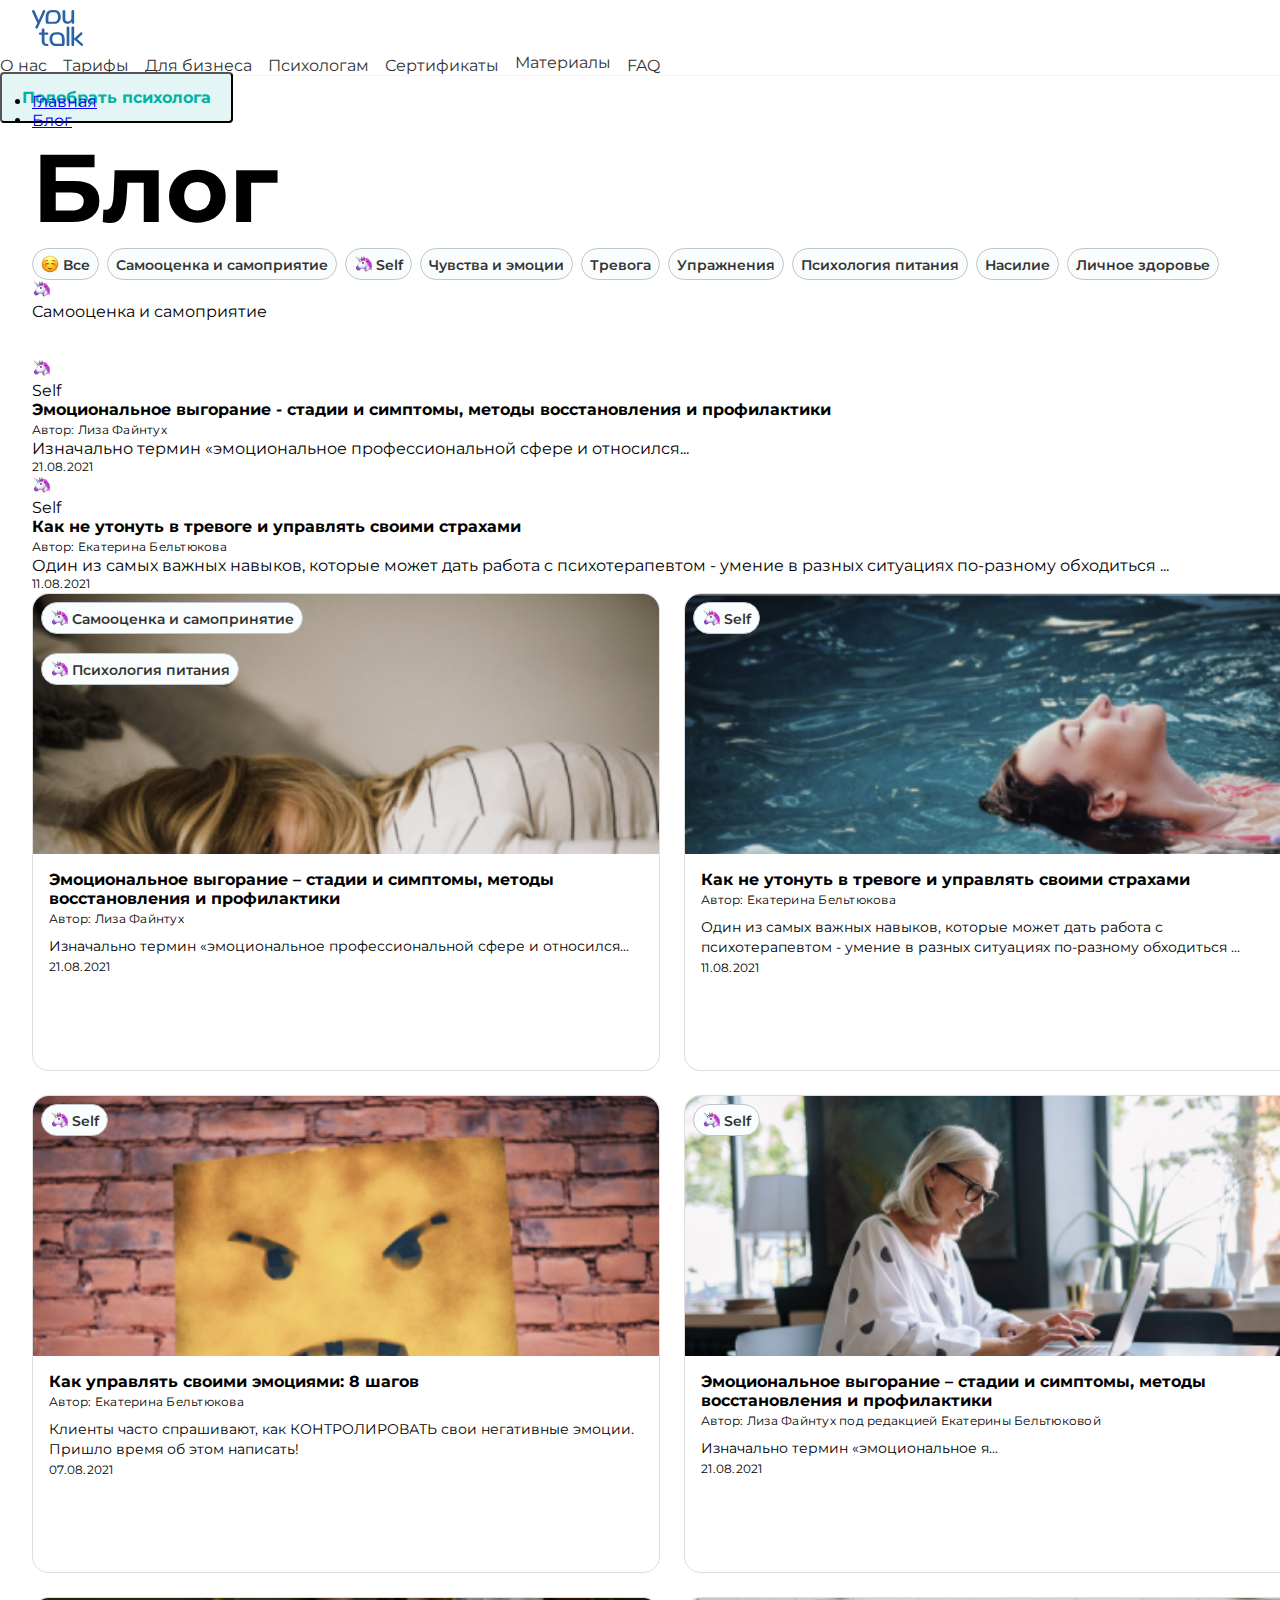
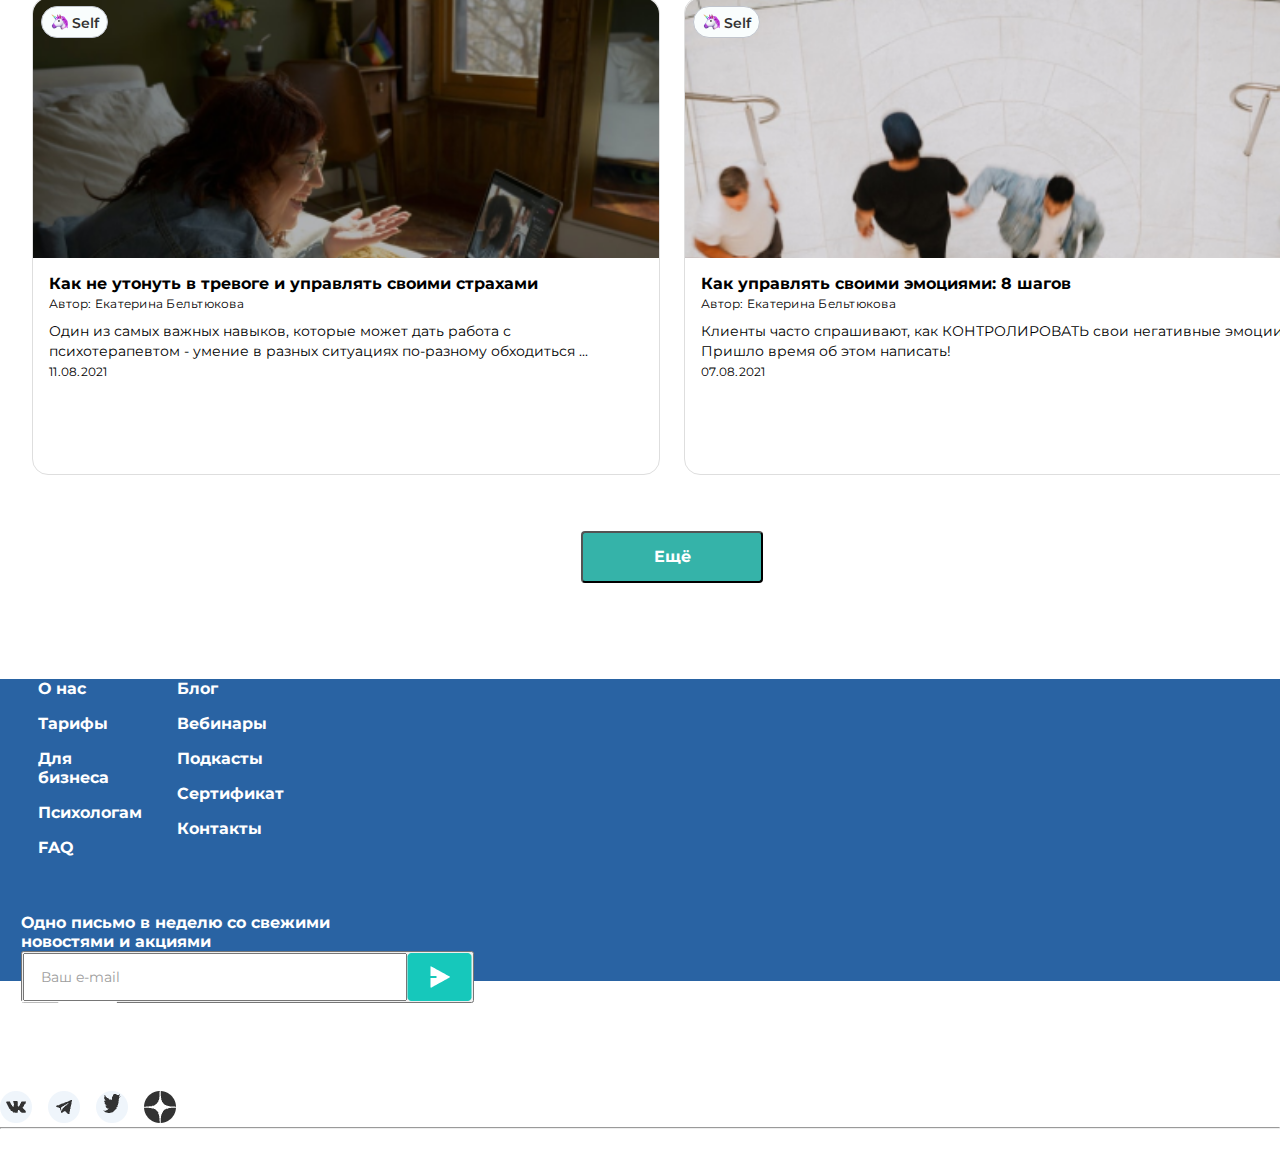
<file: index.html>
<!DOCTYPE html>
<html lang="en">
<head>
    <meta charset="UTF-8">
    <meta name="viewport" content="width=device-width, initial-scale=1.0">
    <title>YouTalk</title>
    <link rel="stylesheet" href="css/YouTalk.css">
</head>
<body>
   <header class="header">
        <div class="header__wrap-container">
            <div class="header__logo">
                <img src="images/SVG/logo.svg" alt="логотип">
            </div>
            <nav class="header__nav">
                <ul class="header__list">
                    <li class="header__item">
                        <a class="header__link" href="#">О нас</a>
                    </li>
                    <li class="header__item">
                        <a class="header__link" href="#">Тарифы</a>
                    </li>
                    <li class="header__item">
                        <a class="header__link" href="#">Для бизнеса</a>
                    </li>
                    <li class="header__item">
                        <a class="header__link" href="#">Психологам</a>
                    </li>
                    <li class="header__item">
                        <a class="header__link" href="#">Сертификаты</a>
                    </li>
                    <li class="header__item_frame">
                        <a class="header__link" href="#">Материалы</a>
                    </li>
                    <li class="header__item">
                        <a class="header__link" href="#">FAQ</a>
                    </li>
                </ul>
            </nav>
            <button class="header__btn">Подобрать психолога</button>
            <button class="header__burger" name="burger-nav">
                <img src="images/SVG/burger.svg" alt="burger-nav">
            </button>
        </div>
   </header>
   <main class="main">
        <section class="main__wrap-container">
            <nav class="main__nav">
                <ul class="main__nav_ul">
                    <li class="main__nav_li">
                        <a class="breadcrumb" href="#">Главная</a>
                    </li>
                    <li class="main__nav_li">
                        <a class="breadcrumb" href="#">Блог</a>
                    </li>
                </ul>       
            </nav> 
            <section class="main__heading">
                <h1>Блог</h1>
            </section>
            <section class="main__tegs">
                <div class="teg">
                    <img src="images/PNG/smail.png" alt="иконка">
                    <p>Все</p>
                </div>
                <div class="teg">
                    <p>Самооценка и самоприятие</p>
                </div>
                <div class="teg">
                    <img src="images/PNG/smail1.png" alt="иконка">
                    <p>Self</p>
                </div>
                <div class="teg">
                    <p>Чувства и эмоции</p>
                </div>
                <div class="teg">
                    <p>Тревога</p>
                </div>
                <div class="teg">
                    <p>Упражнения</p>
                </div>
                <div class="teg">
                    <p>Психология питания</p>
                </div>
                <div class="teg">
                    <p>Насилие</p>
                </div>
                <div class="teg">
                    <p>Личное здоровье</p>
                </div>
            </section>
            <section class="main__large-cards">
                <div class="main__large-card-one">
                    <div class="main__large-card-one_photo">
                        <div class="teg__large-card">
                            <img src="images/PNG/smail1.png" alt="иконка">
                            <p>Самооценка и самоприятие</p>
                        </div> <br><br>
                        <div class="teg__large-card">
                            <img src="images/PNG/smail1.png" alt="иконка">
                            <p>Self</p>
                        </div>
                    </div>
                    <div class="main__large-card-one_text">
                        <div class="info">
                            <h4>Эмоциональное выгорание - стадии и симптомы, методы
                            восстановления и профилактики
                            </h3>
                            <span class="autor">Автор: Лиза Файнтух</span>
                            <p class="main__large-card-one_p">Изначально термин «эмоциональное 
                            профессиональной сфере и относился...</p>
                        </div>
                        <div class="data"> 
                            <span>21.08.2021</span>
                        </div>
                    </div>
                </div>
                <div class="main__large-card-twoo">
                    <div class="main__large-card-twoo_photo">
                        <div class="teg__large-card">
                            <img src="images/PNG/smail1.png" alt="иконка">
                            <p>Self</p>
                        </div>
                    </div>
                    <div class="main__large-card-twoo_text">
                        <div class="info">
                            <h4>Как не утонуть в тревоге и управлять своими страхами</h3>
                            <span class="autor">Автор: Екатерина Бельтюкова</span>
                            <p class="main__large-card-twoo_p">Один из самых важных навыков, которые может дать работа 
                            с психотерапевтом - умение в разных ситуациях по-разному 
                            обходиться ...
                            </p>
                        </div>
                        <div class="data">
                            <span>11.08.2021</span>
                        </div>
                    </div>
                </div>
            </section>
            <section class="main__cards">
                <div class="main__card_one">
                    <div class="main__card_photo_one">
                        <div class="teg__card">
                            <img src="images/PNG/smail1.png" alt="иконка">
                            <p>Самооценка и самопринятие</p>
                        </div><br><br>
                        <div class="teg__card">
                            <img src="images/PNG/smail1.png" alt="иконка">
                            <p>Психология питания</p>
                        </div>
                    </div>
                    <div class="main__card_text_one">
                        <div class="info">
                            <h4>Эмоциональное выгорание – стадии и симптомы, 
                                методы восстановления и профилактики</h3>
                            <span class="autor">Автор: Лиза Файнтух</span>
                            <p class="main__card_p">Изначально термин «эмоциональное 
                                профессиональной сфере и относился...</p>
                            <div class="data__cards">
                                <span>21.08.2021</span>
                            </div>    
                        </div>
                        
                    </div>
                </div>
                <div class="main__card_twoo">
                    <div class="main__card_photo_twoo">
                        <div class="teg__card">
                            <img src="images/PNG/smail1.png" alt="иконка">
                            <p>Self</p>
                        </div>
                    </div>
                    <div class="main__card_text_twoo">
                        <div class="info">
                            <h4>Как не утонуть в тревоге и управлять своими страхами</h3>
                            <span class="autor">Автор: Екатерина Бельтюкова</span>
                            <p class="main__card_p">Один из самых важных навыков, 
                                которые может дать работа с психотерапевтом - умение в 
                                разных ситуациях по-разному обходиться ...</p>
                            <div class="data__cards">
                                <span>11.08.2021</span>
                            </div>    
                        </div>
                    </div>
                </div>
                <div class="main__card_three">
                    <div class="main__card_photo_three">
                        <div class="teg__card">
                            <img src="images/PNG/smail1.png" alt="иконка">
                            <p>Self</p>
                        </div>
                    </div>
                    <div class="main__card_text_three">
                        <div class="info">
                            <h4>Как управлять своими эмоциями: 8 шагов</h3>
                            <span class="autor">Автор: Екатерина Бельтюкова</span>
                            <p class="main__card_p">Клиенты часто спрашивают, как КОНТРОЛИРОВАТЬ 
                                свои негативные эмоции. Пришло время об этом написать!</p>
                            <div class="data__cards">
                                <span>07.08.2021</span>
                            </div>    
                        </div>
                    </div>
                </div>
                <div class="main__card_four">
                    <div class="main__card_photo_four">
                        <div class="teg__card">
                            <img src="images/PNG/smail1.png" alt="иконка">
                            <p>Self</p>
                        </div>
                    </div>
                    <div class="main__card_text_four">
                        <div class="info">
                            <h4>Эмоциональное выгорание – стадии и симптомы, 
                                методы восстановления и профилактики</h3>
                            <span class="autor">Автор: Лиза Файнтух под редакцией  Екатерины Бельтюковой</span>
                            <p class="main__card_p">Изначально термин «эмоциональное я...</p>
                            <div class="data__cards">
                                <span>21.08.2021</span>
                            </div>
                        </div>
                    </div>
                </div>
                <div class="main__card_five">
                    <div class="main__card_photo_five">
                        <div class="teg__card">
                            <img src="images/PNG/smail1.png" alt="иконка">
                            <p>Self</p>
                        </div>
                    </div>
                    <div class="main__card_text_five">
                        <div class="info">
                            <h4>Как не утонуть в тревоге и управлять своими страхами</h3>
                            <span class="autor">Автор: Екатерина Бельтюкова</span>
                            <p class="main__card_p">Один из самых важных навыков, которые 
                                может дать работа с психотерапевтом - умение в разных 
                                ситуациях по-разному обходиться ...</p>
                            <div class="data__cards">
                                <span>11.08.2021</span>
                            </div>    
                        </div>
                    </div>
                </div>
                <div class="main__card_six">
                    <div class="main__card_photo_six">
                        <div class="teg__card">
                            <img src="images/PNG/smail1.png" alt="иконка">
                            <p>Self</p>
                        </div>
                    </div>
                    <div class="main__card_text_six">
                        <div class="info">
                            <h4>Как управлять своими эмоциями: 8 шагов</h3>
                            <span class="autor">Автор: Екатерина Бельтюкова</span>
                            <p class="main__card_p">Клиенты часто спрашивают, как КОНТРОЛИРОВАТЬ 
                                свои негативные эмоции. Пришло время об этом написать!</p>
                            <div class="data__cards">
                                <span>07.08.2021</span>
                            </div>    
                        </div>
                    </div>
                </div>
            </section>
            <button class="main__btn">Ещё</button>
        </section>
   </main>
   <footer class="footer">
    <section class="footer__container">
        <div class="footer__nav">
            <ul class="footer__left">
                <li class="footer__item">
                    <a class="footer__link" href="#">О нас</a>
                </li>
                <li class="footer__item">
                    <a class="footer__link" href="#">Тарифы</a>
                </li>
                <li class="footer__item">
                    <a class="footer__link" href="#">Для бизнеса</a>
                </li>
                <li class="footer__item">
                    <a class="footer__link" href="#">Психологам</a>
                </li>
                <li class="footer__item">
                    <a class="footer__link" href="#">FAQ</a>
                </li>
            </ul>
            <ul class="footer__right">
                <li class="footer__item">
                    <a class="footer__link" href="#">Блог</a>
                </li>
                <li class="footer__item">
                    <a class="footer__link" href="#">Вебинары</a>
                </li>
                <li class="footer__item">
                    <a class="footer__link" href="#">Подкасты</a>
                </li>
                <li class="footer__item">
                    <a class="footer__link" href="#">Сертификат</a>
                </li>
                <li class="footer__item">
                    <a class="footer__link" href="#">Контакты</a>
                </li>
            </ul>
        </div>
        <div class="footer__feedback">
            <div class="footer__input">
                <h4>Одно письмо в неделю со свежими новостями и акциями</h3>
                <button class="footer__btn">
                    <input class="footer__input" type="text" name="Email" placeholder="Ваш e-mail">
                    <img src="images/PNG/arrow.png" alt="кнопка">
                </button>
            
            <p class="little">
                Подписываясь, я соглашаюсь на обработку персональных данных 
                в соответствии с ФЗ РФ № 152-ФЗ «О персональных данных», 
                а также с Политикой конфиденциальности
            </p>
            </div>
        </div>
        <div class="footer__logos">
            <div class="line__one">
                <img src="images/PNG/Sk.png" alt="иконка">
                <h2>Участник</h2>
            </div>
            <div class="line__twoo">
                <img src="images/PNG/icon.png" alt="иконка">
            </div>
        </div>
    </section>
    <hr class="hr">
    <section class="footer__footer">
        <a class="footer__a" href="#">©Youtalk, 2018 – 2022</a>
        <a class="footer__a" href="#">Юридические документы</a>
        <a class="footer__a" href="#">Способы оплаты</a>
    </section>
   </footer> 
</body>
</html>
</file>
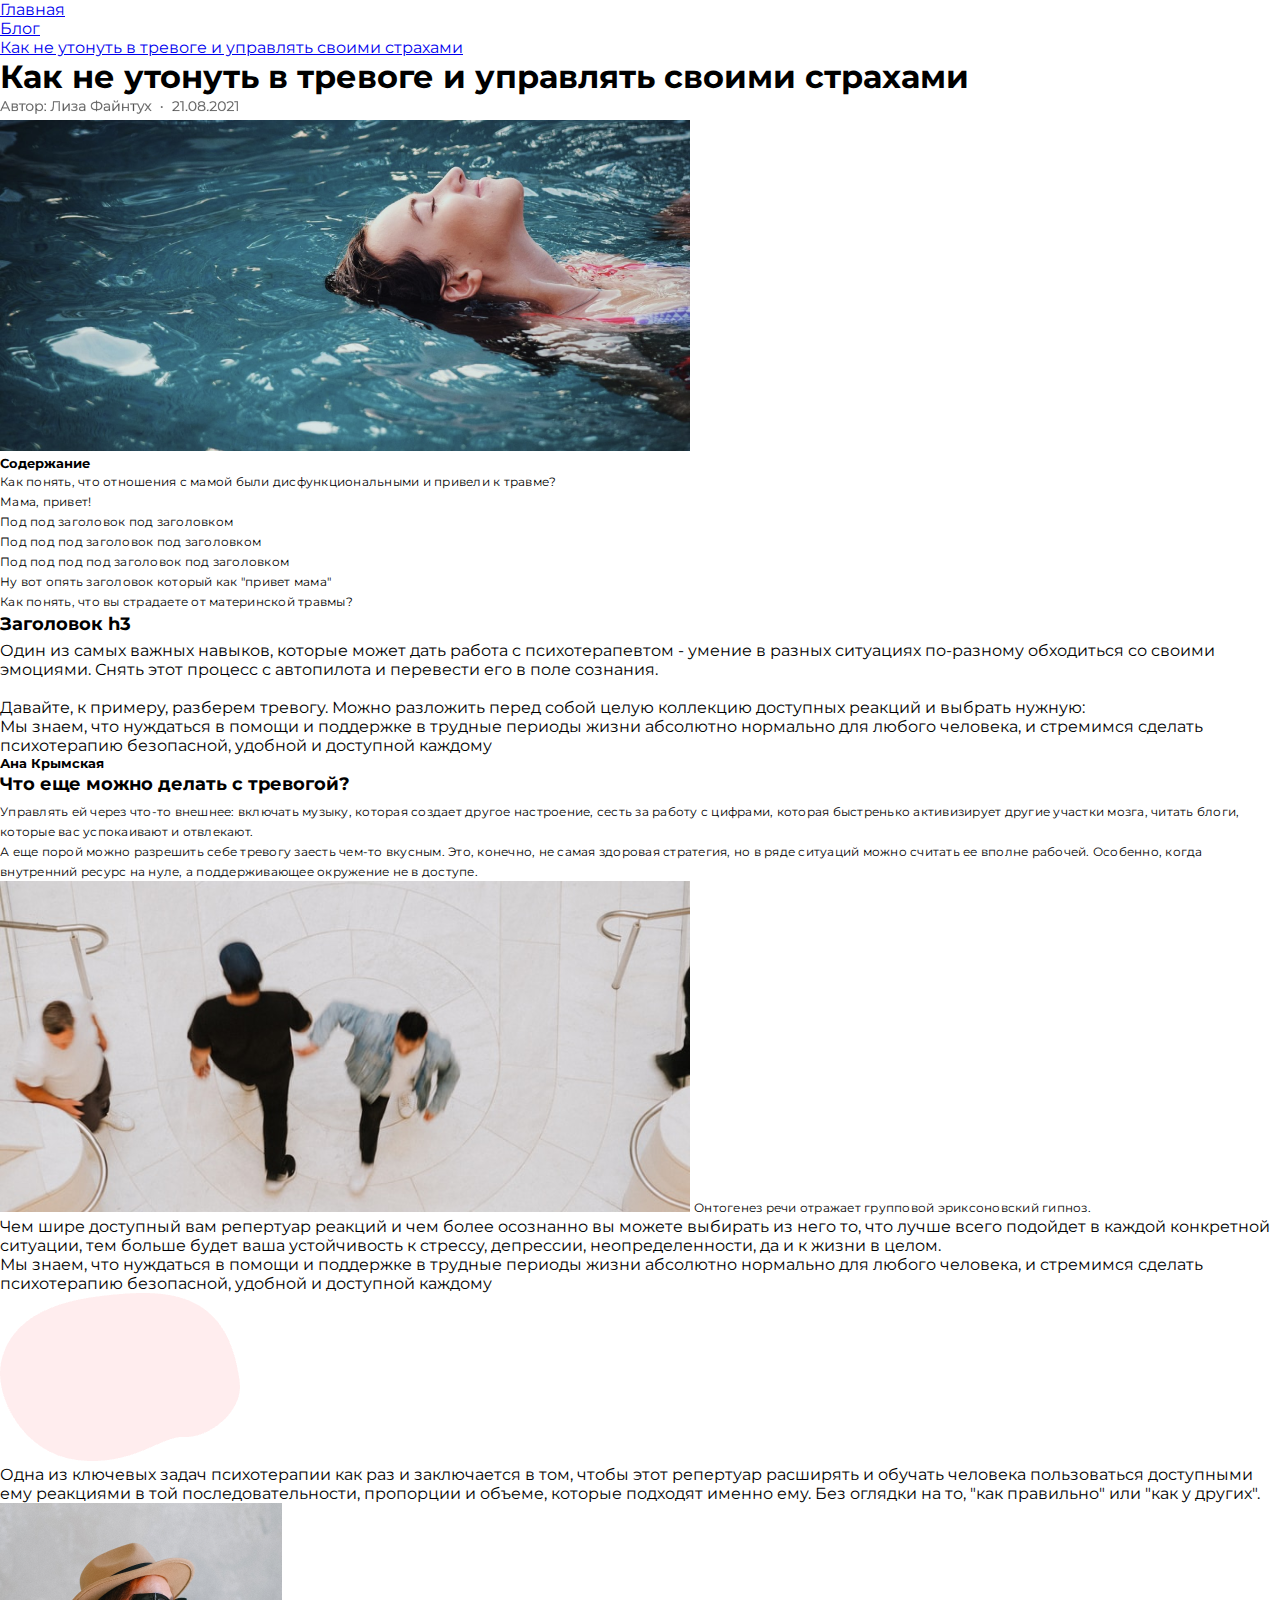
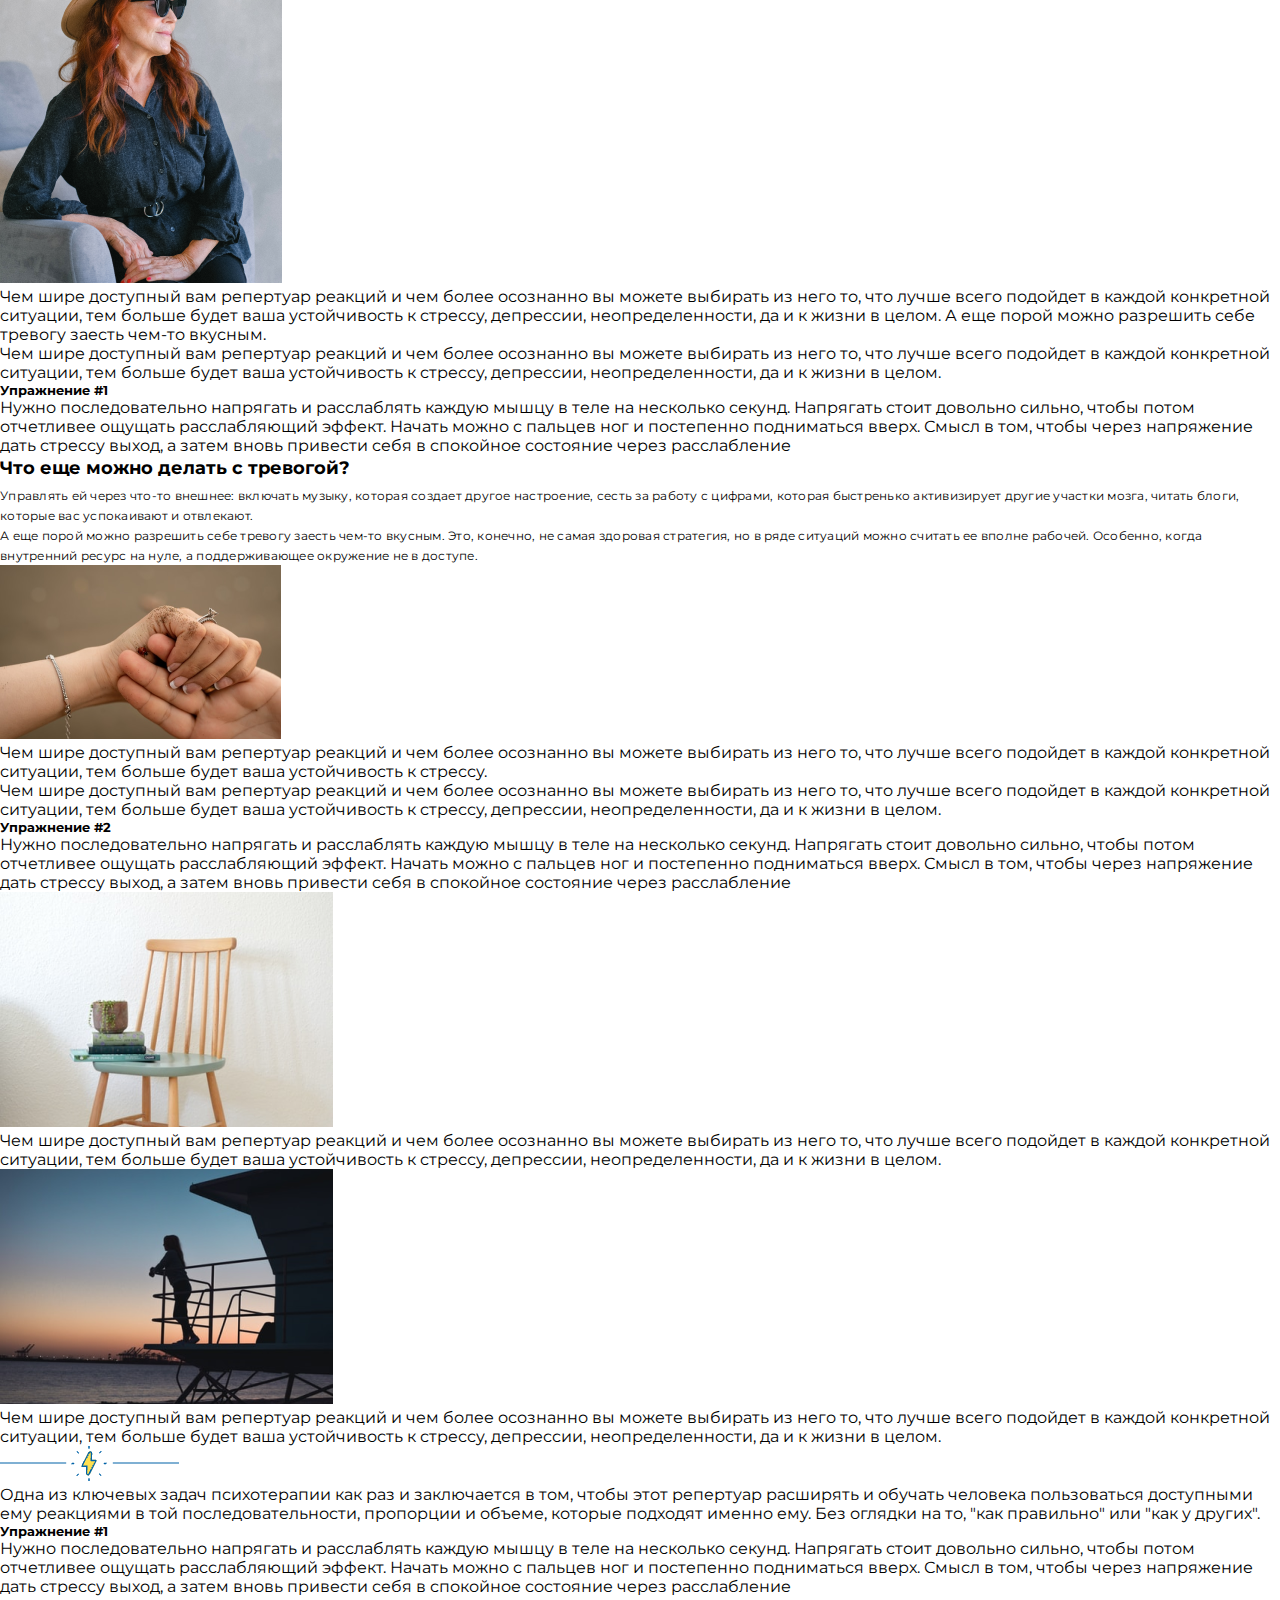
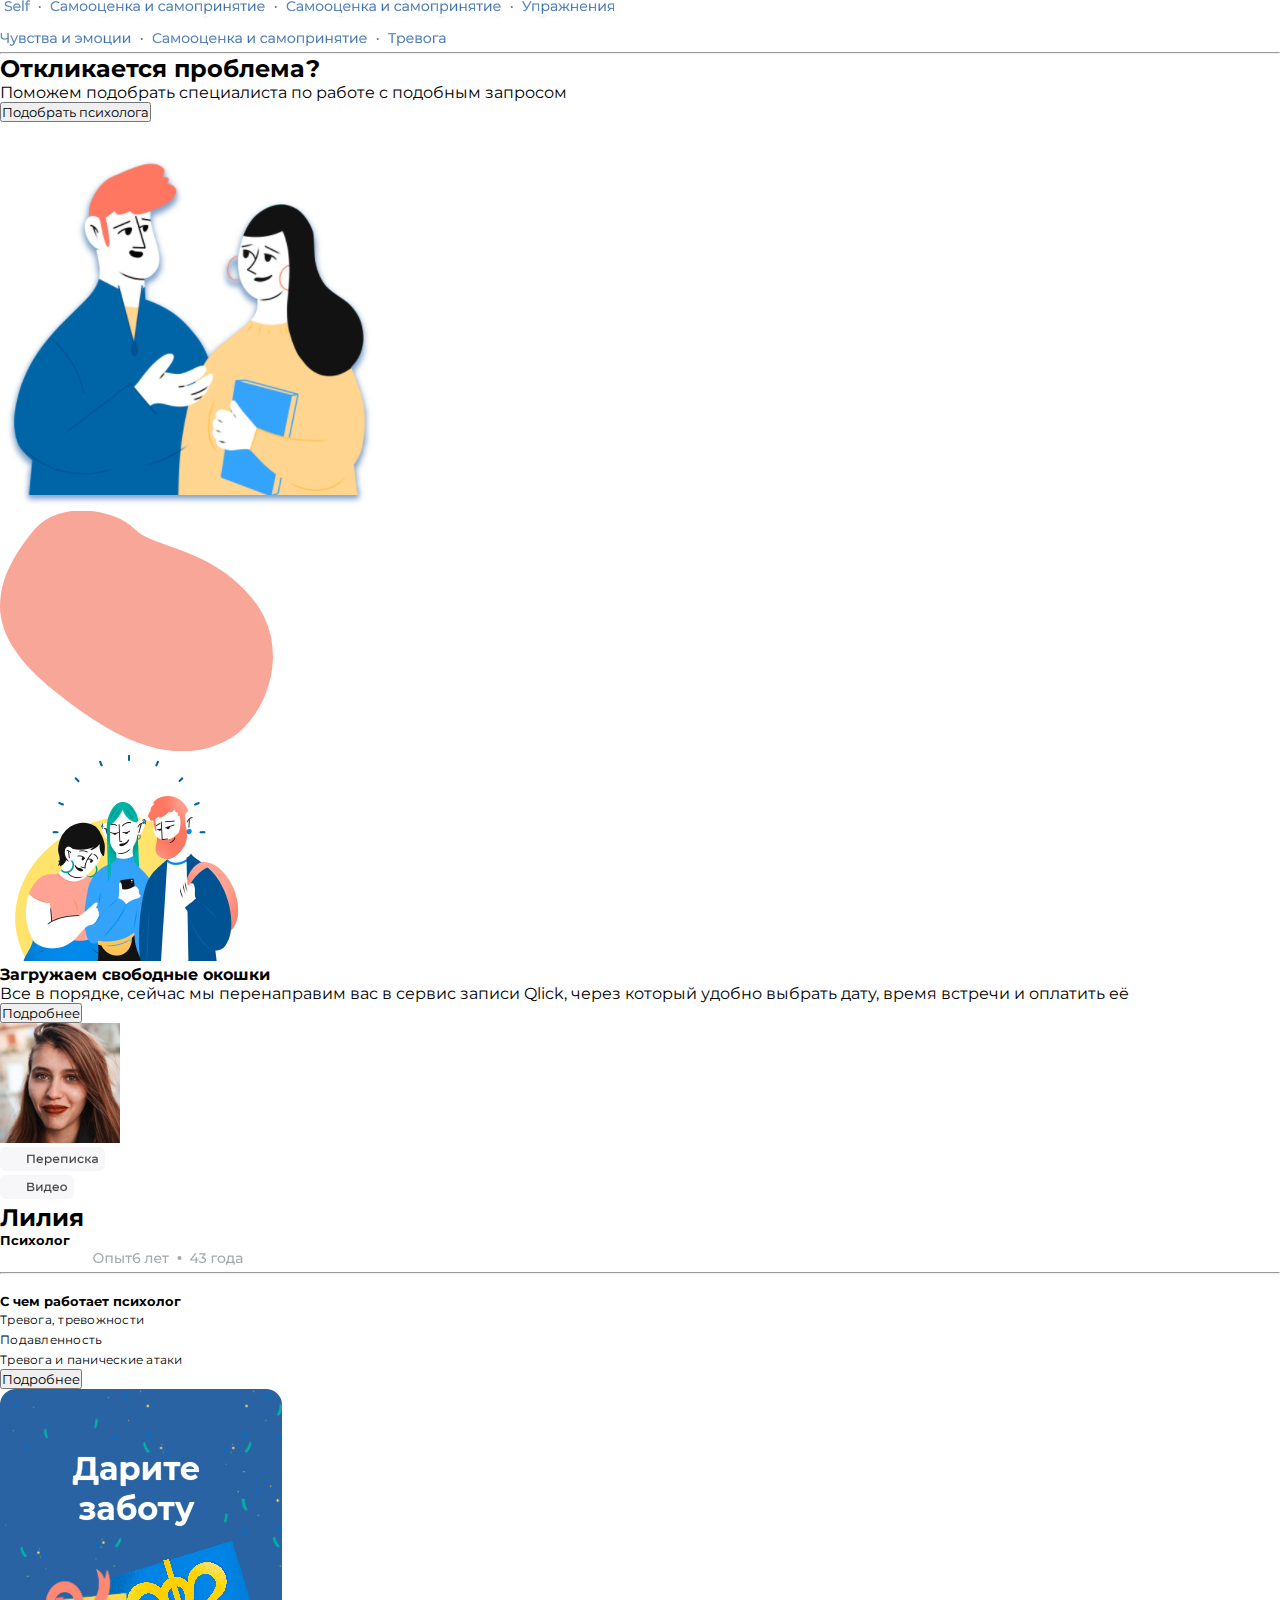
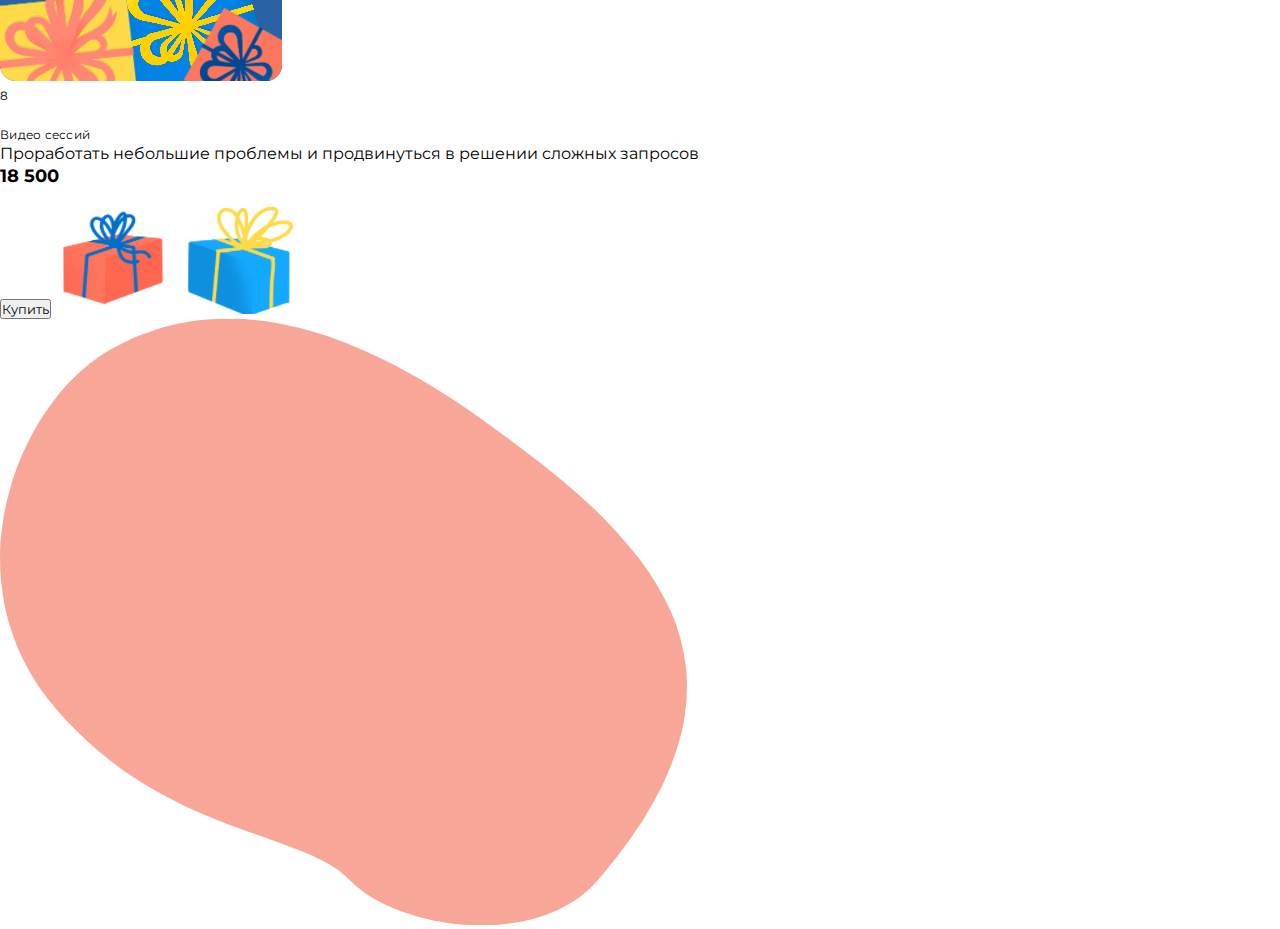
<file: article.html>
<!DOCTYPE html>
<html lang="en">
<head>
    <meta charset="UTF-8">
    <meta name="viewport" content="width=device-width, initial-scale=1.0">
    <title>Article</Article></title>
    <link rel="stylesheet" href="css/YouTalk.css">
</head>
<body>
    <header></header>
    <main class="main-article">
        <article class="article__wrap-container">
            <nav class="main__nav">
                <ul class="main__nav_ul">
                    <li class="main__nav_li">
                        <a class="breadcrumb" href="#">Главная</a>
                    </li>
                    <li class="main__nav_li">
                        <a class="breadcrumb" href="#">Блог</a>
                    </li>
                    <li class="main__nav_li">
                        <a class="breadcrumb" href="#">Как не утонуть в тревоге и управлять своими страхами</a>
                    </li>
                </ul>
            </nav>
            <section class="article__heading">
                <h1>Как не утонуть в тревоге и управлять своими страхами</h1>
            </section>
            <section class="article__autor">
                    <img src="images/PNG/автор.png" alt="автор">
            </section>
            <section class="article__hero">        
                <img class="article__hero_img" src="images/PNG/hero.png" alt="photo">
                
                <div class="article__nav">
                <h5>Содержание</h5>
                <ul class="article__nav_ul">
                    <li class="article__nav_li"><span class="article__span">Как понять, что отношения с мамой были 
                        дисфункциональными и привели к травме?</span></li>
                    <li class="article__nav_li"><span class="article__span">Мама, привет!</span>
                        <ul>
                            <li class="under__nav"><span class="article__span">Под под заголовок под заголовком</span>
                                <ul>
                                    <li class="under__ul"><span class="article__span">Под под под заголовок под заголовком</span>
                                        <ul>
                                            <li class="under__li"><span class="article__span">Под под под под заголовок под заголовком</span></li>
                                        </ul>
                                    </li>
                                </ul>
                            </li>
                        </ul>
                    </li>
                    <li class="article__nav_li">
                        <span class="article__span">Ну вот опять заголовок который как "привет мама"</span>
                    </li>
                    <li class="article__nav_li">
                        <span class="article__span">Как понять, что вы страдаете от материнской травмы?</span>
                    </li>
                </ul>
                </div>
            </section>
            <section class="article__content">
                <h3>Заголовок h3</h3>
                <p class="article__content_p">
                    Один из самых важных навыков, которые может дать 
                    работа с психотерапевтом - умение в разных ситуациях 
                    по-разному обходиться со своими эмоциями.  Снять этот 
                    процесс с автопилота и перевести его в поле сознания. <br><br>
                    Давайте, к примеру, разберем тревогу. Можно разложить 
                    перед собой целую коллекцию доступных реакций и выбрать 
                    нужную:
                </p>
                <div class="content">
                    <div class="content__quote_one">
                        <p class="quote__one">Мы знаем, что нуждаться в помощи и 
                            поддержке в трудные периоды жизни абсолютно 
                            нормально для любого человека, и стремимся сделать 
                            психотерапию безопасной, удобной и доступной каждому
                        </p>
                        <h5>Ана Крымская</h5>
                    </div>
                </div>
            </section>
            <section class="article__content">
                <h3>Что еще можно делать с тревогой?</h3>
                <ul class="content__ul">
                    <li class="content__li">
                        <span class="article__span">Управлять ей через 
                        что-то внешнее: включать музыку, которая создает другое 
                        настроение, сесть за работу с цифрами, которая быстренько 
                        активизирует другие участки мозга, читать блоги, которые 
                        вас успокаивают и отвлекают.</span>
                    </li>
                    <li class="content__li">
                        <span class="article__span">А еще порой можно разрешить себе 
                            тревогу заесть чем-то вкусным. Это, конечно, не самая 
                            здоровая стратегия, но в ряде ситуаций можно считать 
                            ее вполне рабочей. Особенно, когда внутренний ресурс 
                            на нуле, а поддерживающее окружение не в доступе.</span>
                    </li>
                </ul>
                <div class="article__content_imeg">
                    <img class="imeg__signature" src="images/PNG/hero1.png" alt="photo">
                    <span class="signature">Онтогенез речи отражает групповой эриксоновский 
                        гипноз. 
                    </span>
                </div>
                <p>Чем шире доступный вам репертуар реакций и чем более осознанно 
                    вы можете выбирать из него то, что лучше всего подойдет в каждой 
                    конкретной ситуации, тем больше будет ваша устойчивость к стрессу, 
                    депрессии, неопределенности, да и к жизни в целом.
                </p>
            </section>    
            <section class="article__quota_twoo">
                <div class="content__quote_twoo">
                    <p class="quote__twoo">Мы знаем, что нуждаться в помощи и поддержке в 
                        трудные периоды жизни абсолютно нормально для любого человека, 
                        и стремимся сделать психотерапию безопасной, удобной и доступной 
                        каждому
                    </p>
                    <div class="quote__image">
                        <img src="images/PNG/fon1.png" alt="пятно">
                    </div>
                </div>
            </section>
                
            <section class="article__content">
                <p>
                    Одна из ключевых задач психотерапии как раз и заключается в том, 
                    чтобы этот репертуар расширять и обучать человека пользоваться 
                    доступными ему реакциями в той последовательности, пропорции и 
                    объеме, которые подходят именно ему. Без оглядки на то, "как правильно" 
                    или "как у других".
                </p>
                <div class="content__desk">
                    <img src="images/PNG/photo2.png" alt="photo">
                    <p>Чем шире доступный вам репертуар реакций и чем более осознанно вы 
                        можете выбирать из него то, что лучше всего подойдет в каждой 
                        конкретной ситуации, тем больше будет ваша устойчивость к стрессу, 
                        депрессии, неопределенности, да и к жизни в целом.
                        А еще порой можно разрешить себе тревогу заесть чем-то вкусным. 
                    </p>
                </div>
                <p>Чем шире доступный вам репертуар реакций и чем более осознанно вы можете 
                    выбирать из него то, что лучше всего подойдет в каждой конкретной 
                    ситуации, тем больше будет ваша устойчивость к стрессу, депрессии, 
                    неопределенности, да и к жизни в целом.
                </p>
                
            </section>
            <section class="article__content">
                <div class="wrap__exercise_one">
                    <div class="exercise">
                    <h5>Упражнение #1</h5>
                    <p>Нужно последовательно напрягать и расслаблять каждую мышцу в теле 
                        на несколько секунд. Напрягать стоит довольно сильно, чтобы потом 
                        отчетливее ощущать расслабляющий эффект. Начать можно с пальцев ног 
                        и постепенно подниматься вверх. Смысл в том, чтобы через напряжение 
                        дать стрессу выход, а затем вновь привести себя в спокойное состояние 
                        через расслабление
                    </p>
                    </div>
                </div>
                
            </section>
            <section class="article__content">
                <h3>Что еще можно делать с тревогой?</h3>
                <ul class="content__ul">
                    <li class="content__li">
                        <span class="article__span">Управлять ей через 
                        что-то внешнее: включать музыку, которая создает другое 
                        настроение, сесть за работу с цифрами, которая быстренько 
                        активизирует другие участки мозга, читать блоги, которые 
                        вас успокаивают и отвлекают.</span>
                    </li>
                    <li class="content__li">
                        <span class="article__span">А еще порой можно разрешить себе 
                            тревогу заесть чем-то вкусным. Это, конечно, не самая 
                            здоровая стратегия, но в ряде ситуаций можно считать 
                            ее вполне рабочей. Особенно, когда внутренний ресурс 
                            на нуле, а поддерживающее окружение не в доступе.</span>
                    </li>
                </ul>
                <div class="content__desk">
                    <img src="images/PNG/photo3.png" alt="photo">
                    <p>Чем шире доступный вам репертуар реакций и чем более осознанно 
                        вы можете выбирать из него то, что лучше всего подойдет в 
                        каждой конкретной ситуации, тем больше будет ваша устойчивость 
                        к стрессу.
                    </p>
                </div>
                <p>Чем шире доступный вам репертуар реакций и чем более осознанно 
                    вы можете выбирать из него то, что лучше всего подойдет в каждой 
                    конкретной ситуации, тем больше будет ваша устойчивость к стрессу, 
                    депрессии, неопределенности, да и к жизни в целом.
            </section>
            <section class="article__content">
                <div class="wrap__exercise_twoo">
                    <div class="exercise">
                        <h5>Упражнение #2</h5>
                        <p>Нужно последовательно напрягать и расслаблять каждую мышцу в теле 
                        на несколько секунд. Напрягать стоит довольно сильно, чтобы потом 
                        отчетливее ощущать расслабляющий эффект. Начать можно с пальцев ног 
                        и постепенно подниматься вверх. Смысл в том, чтобы через напряжение 
                        дать стрессу выход, а затем вновь привести себя в спокойное состояние 
                        через расслабление
                        </p>
                    </div>
                </div>
            </section>
            <section class="article__content">
                <div class="article__cards">
                    <div class="article__card_one">
                        <img class="article__card_img" src="images/PNG/photo4.png" alt="photo">
                        <p class="grid__p_one">
                        Чем шире доступный вам репертуар реакций и чем более осознанно вы можете 
                        выбирать из него то, что лучше всего подойдет в каждой конкретной 
                        ситуации, тем больше будет ваша устойчивость к стрессу, депрессии, 
                        неопределенности, да и к жизни в целом.
                        </p>
                    </div>
                    <div class="article__card_twoo">
                        <img class="article__card_img" src="images/PNG/photo5.png" alt="photo">
                        <p class="grid__p_twoo">
                        Чем шире доступный вам репертуар реакций и чем более осознанно вы можете 
                        выбирать из него то, что лучше всего подойдет в каждой конкретной 
                        ситуации, тем больше будет ваша устойчивость к стрессу, депрессии, 
                        неопределенности, да и к жизни в целом.
                        </p>
                    </div>
                </div>
                <div class="sign">
                    <img src="images/PNG/sign.png" alt="иконка">
                </div>
            </section>
            <section class="article__content">
                <p>
                    Одна из ключевых задач психотерапии как раз и заключается в том, чтобы этот 
                    репертуар расширять и обучать человека пользоваться доступными ему реакциями 
                    в той последовательности, пропорции и объеме, которые подходят именно ему. 
                    Без оглядки на то, "как правильно" или "как у других".
                </p>
                <div class="wrap__exercise_three">
                    <div class="exercise">
                        <h5>Упражнение #1</h5>
                        <p>Нужно последовательно напрягать и расслаблять каждую мышцу в теле 
                        на несколько секунд. Напрягать стоит довольно сильно, чтобы потом 
                        отчетливее ощущать расслабляющий эффект. Начать можно с пальцев ног 
                        и постепенно подниматься вверх. Смысл в том, чтобы через напряжение 
                        дать стрессу выход, а затем вновь привести себя в спокойное состояние 
                        через расслабление
                        </p>
                    </div>
                </div>
            </section>
            <section class="article__content_tegs">
                <div class="tegs">
                    <div>
                        <img src="images/PNG/строка1.png" alt="теги">
                    </div>
                    <div>
                        <img src="images/PNG/строка2.png" alt="теги">
                    </div>
                </div>
                <div class="hr">
                    <hr class="article__hr">
                </div>
            </section>
            <section class="article__end">
                <div class="end__feedback">
                    <h2 class="end__feedback_heading">Откликается проблема?</h2>
                    <p class="end__feedback_p">
                        Поможем подобрать специалиста по работе с подобным запросом
                    </p>
                    <button class="end__feedback_btn">Подобрать психолога</button>
                </div>
                <div class="end__imag">
                    <img src="images/PNG/anime3.png" alt="картинка">
                </div>
                <div class="end__spot">
                    <img src="images/PNG/dekor1.png" alt="розовое пятно">
                </div>
                </div>
            </section>    
        </article>
    </main>
    <aside class="aside">
        <section class="aside__container_one">
            <img class="container__one_img" src="images/PNG/anime1.png" alt="картинка">
            <h4 class="aside__heading">Загружаем свободные окошки</h4>
            <p class="aside__p">Все в порядке, сейчас мы перенаправим вас в 
                    сервис записи Qlick, через который удобно выбрать дату,  время 
                    встречи и оплатить её
            </p>
            <button class="aside__btn">Подробнее</button>
        </section>
        <section class="aside__container_twoo">
            <div class="aside__psychologist">
                <img class="psychologist" src="images/PNG/liliy.png" alt="портрет">
            </div>
            <div class="aside__title_one">
                <img src="images/PNG/title1.png" alt="надпись">
            </div>
            <div class="aside__title_twoo">
                <img src="images/PNG/title2.png" alt="надпись">
            </div>
            <div class="aside__psychologist">
                <div class="wrap__naime">
                    <h2>Лилия</h2>
                    <h5>Психолог</h5>
                </div>
                <div class="wrap__experience">
                    <img src="images/SVG/точка.svg" alt="experience">
                    <br><hr class="hr"><br>
                </div>
            </div>
            <div class="aside__psychologist">
                <h5>С чем работает психолог</h5>
                <ul class="aside__nav">
                    <li class="nav__psychologist">
                        <span class="span__nav">Тревога, тревожности</span>
                    </li>
                    <li class="nav__psychologist">
                        <span class="span__nav">Подавленность</span>
                    </li>
                    <li class="nav__psychologist">
                        <span class="span__nav">Тревога и панические атаки</span>
                    </li>
                </ul>
            </div>
            <button class="aside__btn">Подробнее</button>
        </section>
        <section class="aside__postcard">
            <img class="postcard" src="images/PNG/открытка.png" alt="открытка">
        </section>
        <section class="aside__container_three">
            <div class="container__three_span">
                <span class="span__one">8</span><pre> </pre>
                <span class="span__twoo">Видео сессий</span>
            </div>
                
            <p class="container__three_p">Проработать небольшие проблемы и 
                    продвинуться в решении сложных запросов
            </p>
            <h3>18 500</h3>
            <button class="container__three_btn">Купить</button>
            <img class="picture1" src="images/PNG/picture1.png" alt="картинка">
            <img class="picture2" src="images/PNG/picture2.png" alt="картинка">
        </section>
        <section class="aside__dekor">
            <div class="dekor">
                <img src="images/PNG/dekor.png" alt="розовая клякса">
            </div>
        </section>
    </aside>
    <footer></footer>
</body>
</html>
</file>
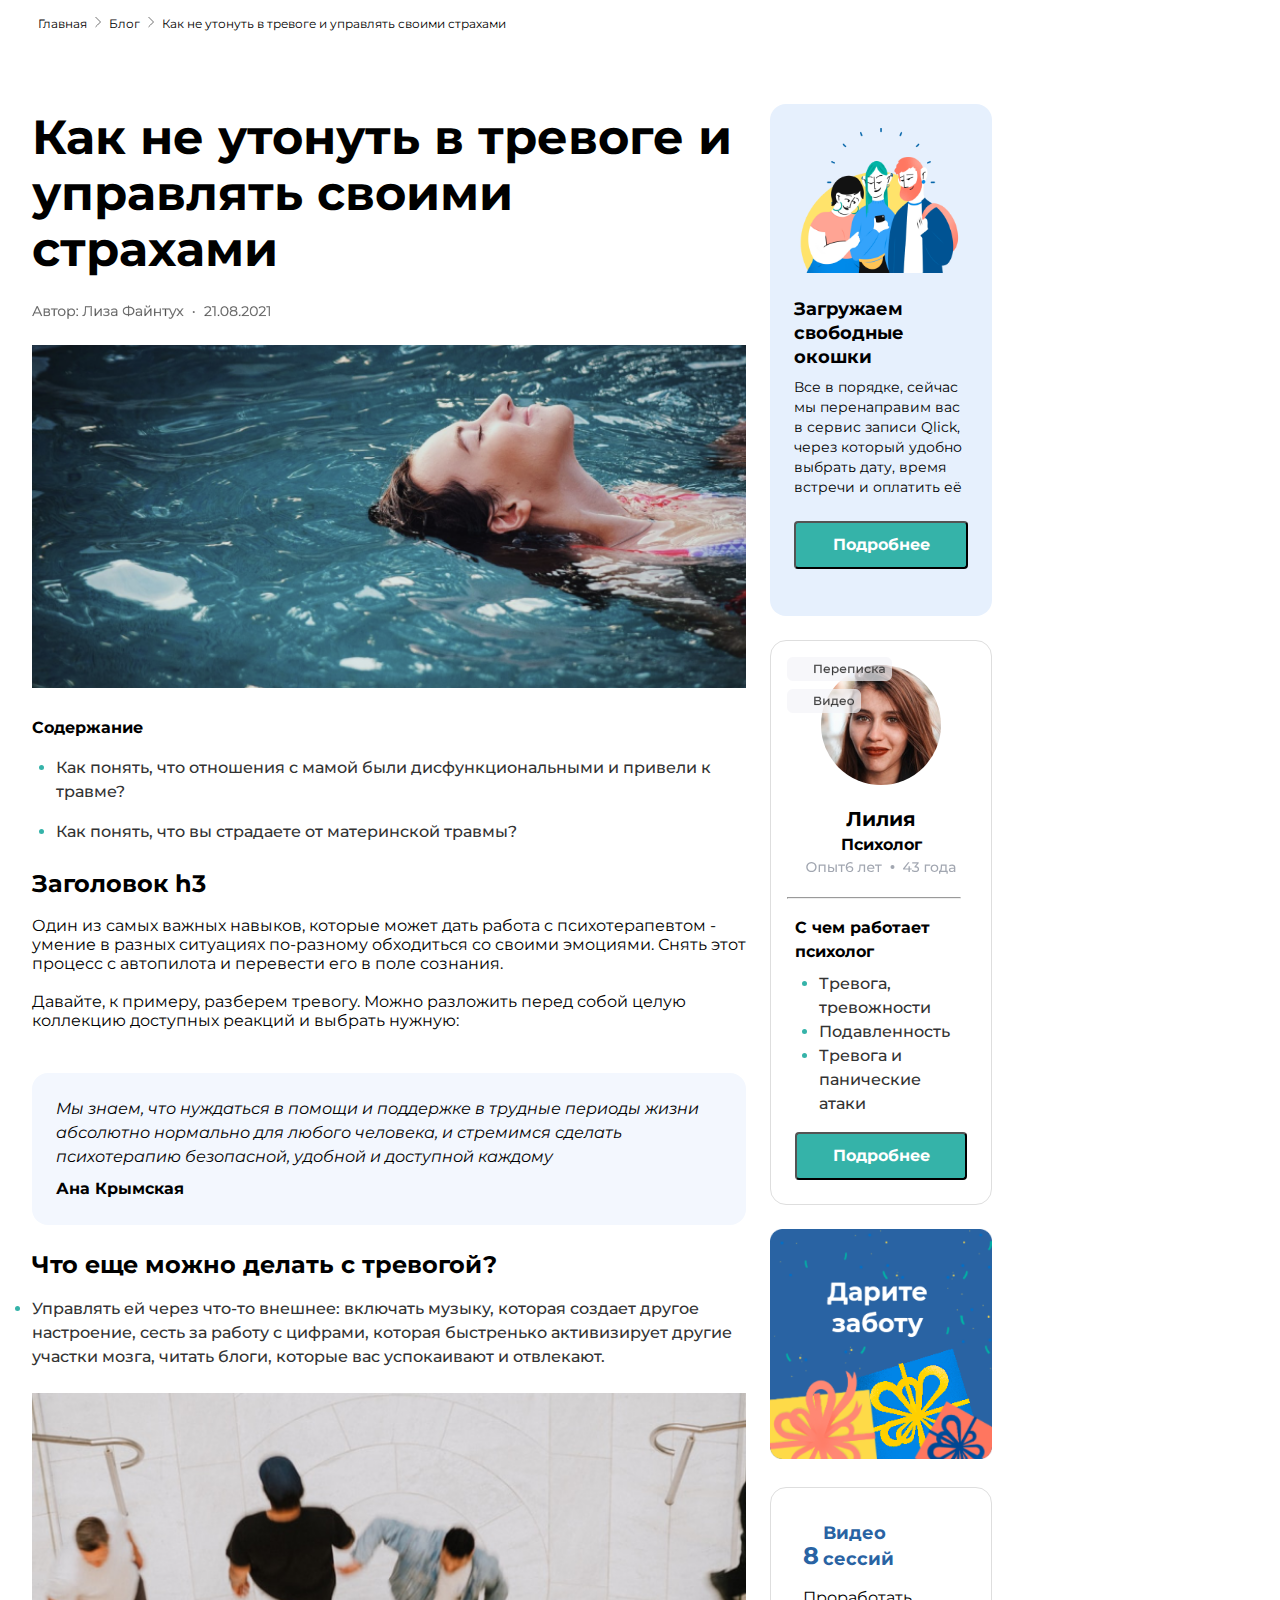
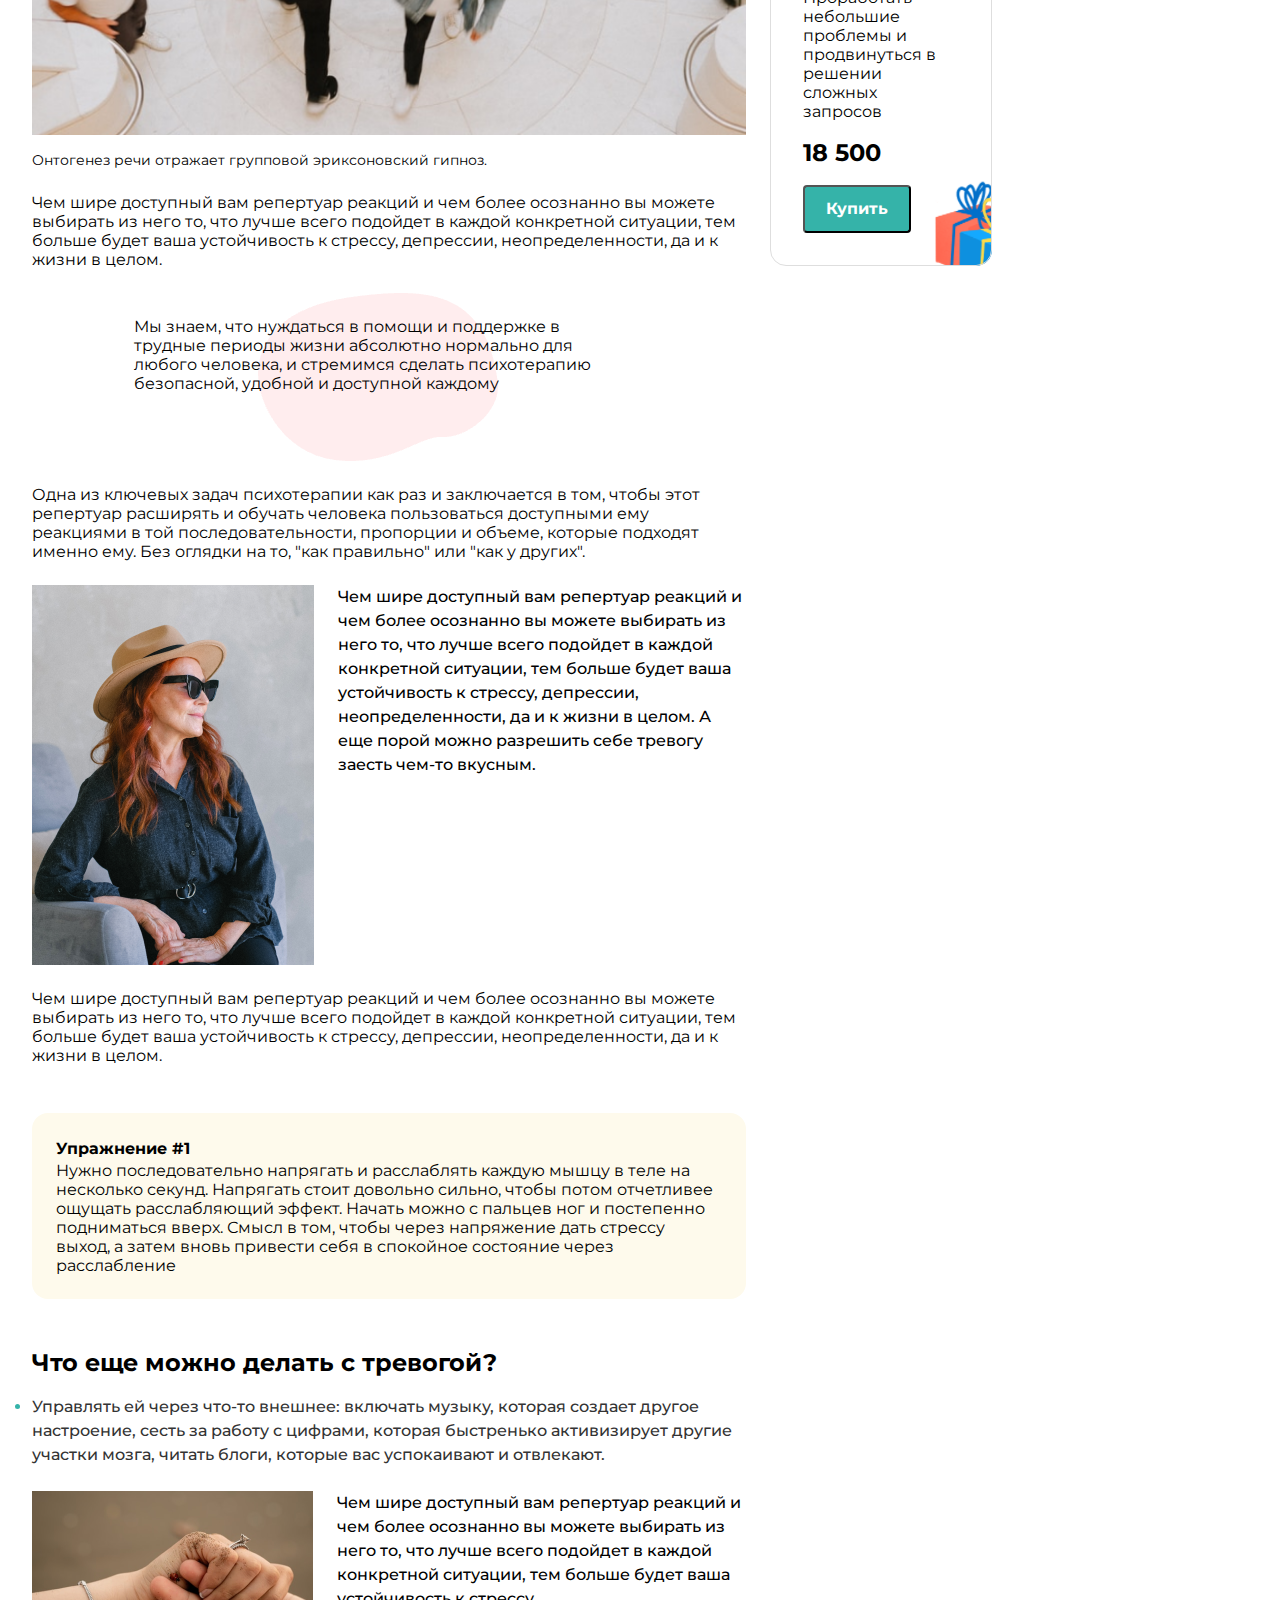
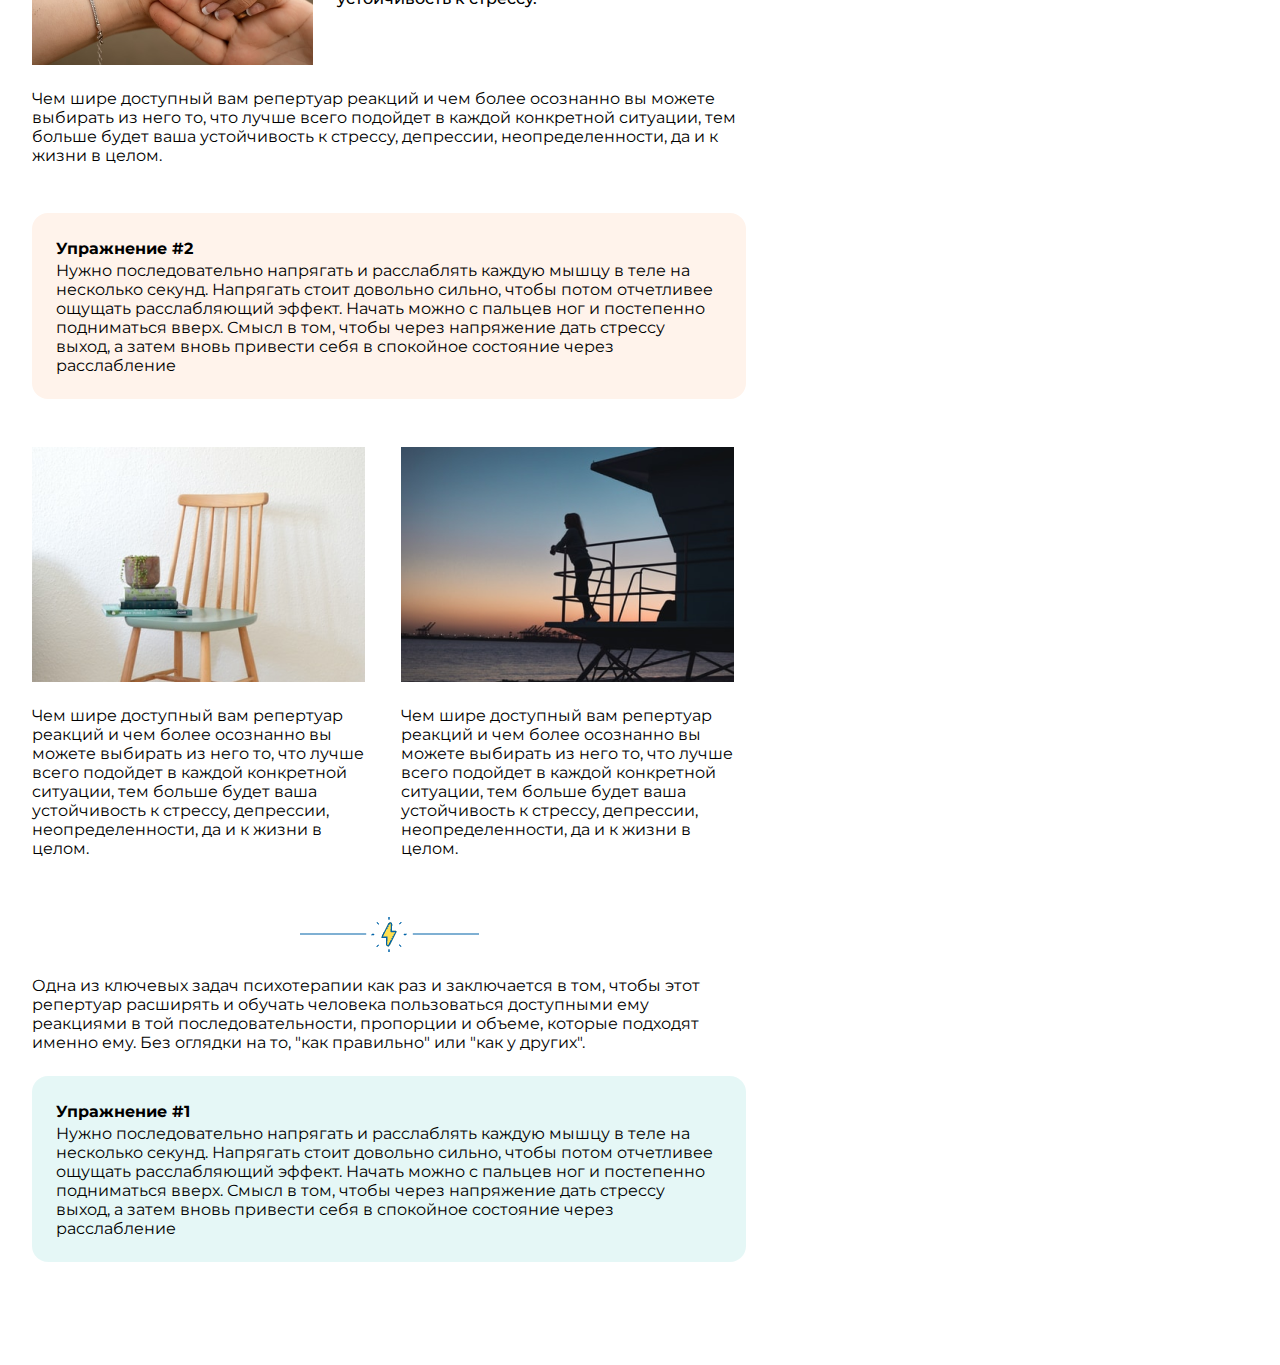
<file: index.article.html>
<!DOCTYPE html>
<html lang="en">
<head>
    <meta charset="UTF-8">
    <meta name="viewport" content="width=device-width, initial-scale=1.0">
    <title>Article</Article></title>
    <link rel="stylesheet" href="css/article.css">
</head>
<body>
    <main class="main-article">
        <article class="article">
            <section class="article__line-layout">
                <span>Главная</span>
                <img src="images/SVG/Group.svg" alt="стрелка">
                <span>Блог</span>
                <img src="images/SVG/Group.svg" alt="стрелка">
                <span>Как не утонуть в тревоге и управлять своими страхами</span>
            </section>
            <section class="article__heading">
                <h1>Как не утонуть в тревоге и управлять своими страхами</h1>
            </section>
            <section class="autor">
                    <img src="images/PNG/автор.png" alt="">
            </section>
            <section class="article__hero">        
                <img class="hero__img" src="images/PNG/hero.png" alt="photo">
                
                <div class="article__nav">
                <h5>Содержание</h5>
                <ul class="article__nav_ul">
                    <li class="nav"><span class="span__nav">Как понять, что отношения с мамой были 
                        дисфункциональными и привели к травме?</span></li>
                    <li class="nav"><span class="span__nav">Мама, привет!</span>
                        <ul>
                            <li class="under__nav"><span class="span__nav">Под под заголовок под заголовком</span>
                                <ul>
                                    <li class="under__ul"><span class="span__nav">Под под под заголовок под заголовком</span>
                                        <ul>
                                            <li class="under__li"><span class="span__nav">Под под под под заголовок под заголовком</span></li>
                                        </ul>
                                    </li>
                                </ul>
                            </li>
                        </ul>
                    </li>
                    <li class="nav">
                        <span class="span__nav">Ну вот опять заголовок который как "привет мама"</span>
                    </li>
                    <li class="nav">
                        <span class="span__nav">Как понять, что вы страдаете от материнской травмы?</span>
                    </li>
                </ul>
                </div>
            </section>
            <section class="article__content">
                <h3>Заголовок h3</h3>
                <p class="article__content_p">
                    Один из самых важных навыков, которые может дать 
                    работа с психотерапевтом - умение в разных ситуациях 
                    по-разному обходиться со своими эмоциями.  Снять этот 
                    процесс с автопилота и перевести его в поле сознания. <br><br>
                    Давайте, к примеру, разберем тревогу. Можно разложить 
                    перед собой целую коллекцию доступных реакций и выбрать 
                    нужную:
                </p>
                <div class="content">
                    <div class="content__quote_one">
                        <p class="quote__one">Мы знаем, что нуждаться в помощи и 
                            поддержке в трудные периоды жизни абсолютно 
                            нормально для любого человека, и стремимся сделать 
                            психотерапию безопасной, удобной и доступной каждому
                        </p>
                        <h5>Ана Крымская</h5>
                    </div>
                </div>
            </section>
            <section class="article__content">
                <h3>Что еще можно делать с тревогой?</h3>
                <ul>
                    <li class="nav">
                        <span class="span__nav">Управлять ей через 
                        что-то внешнее: включать музыку, которая создает другое 
                        настроение, сесть за работу с цифрами, которая быстренько 
                        активизирует другие участки мозга, читать блоги, которые 
                        вас успокаивают и отвлекают.</span>
                    </li>
                    <li class="nav">
                        <span class="span__nav">А еще порой можно разрешить себе 
                            тревогу заесть чем-то вкусным. Это, конечно, не самая 
                            здоровая стратегия, но в ряде ситуаций можно считать 
                            ее вполне рабочей. Особенно, когда внутренний ресурс 
                            на нуле, а поддерживающее окружение не в доступе.</span>
                    </li>
                </ul>
                <div class="article__content_imeg">
                    <img class="imeg__signature" src="images/PNG/hero1.png" alt="photo">
                    <span class="signature">Онтогенез речи отражает групповой эриксоновский 
                        гипноз. 
                    </span>
                </div>
                <p>Чем шире доступный вам репертуар реакций и чем более осознанно 
                    вы можете выбирать из него то, что лучше всего подойдет в каждой 
                    конкретной ситуации, тем больше будет ваша устойчивость к стрессу, 
                    депрессии, неопределенности, да и к жизни в целом.
                </p>
            </section>    
            <section class="article__quota_twoo">
                <div class="content__quote_twoo">
                    <p class="quote__twoo">Мы знаем, что нуждаться в помощи и поддержке в 
                        трудные периоды жизни абсолютно нормально для любого человека, 
                        и стремимся сделать психотерапию безопасной, удобной и доступной 
                        каждому
                    </p>
                    <div class="quote__image">
                        <img src="images/PNG/fon1.png" alt="пятно">
                    </div>
                </div>
            </section>
                
            <section class="article__content">
                <p>
                    Одна из ключевых задач психотерапии как раз и заключается в том, 
                    чтобы этот репертуар расширять и обучать человека пользоваться 
                    доступными ему реакциями в той последовательности, пропорции и 
                    объеме, которые подходят именно ему. Без оглядки на то, "как правильно" 
                    или "как у других".
                </p>
                <div class="content__desk">
                    <img src="images/PNG/photo2.png" alt="photo">
                    <p>Чем шире доступный вам репертуар реакций и чем более осознанно вы 
                        можете выбирать из него то, что лучше всего подойдет в каждой 
                        конкретной ситуации, тем больше будет ваша устойчивость к стрессу, 
                        депрессии, неопределенности, да и к жизни в целом.
                        А еще порой можно разрешить себе тревогу заесть чем-то вкусным. 
                    </p>
                </div>
                <p>Чем шире доступный вам репертуар реакций и чем более осознанно вы можете 
                    выбирать из него то, что лучше всего подойдет в каждой конкретной 
                    ситуации, тем больше будет ваша устойчивость к стрессу, депрессии, 
                    неопределенности, да и к жизни в целом.
                </p>
                
            </section>
            <section class="article__content">
                <div class="wrap__exercise_one">
                    <div class="exercise">
                    <h5>Упражнение #1</h5>
                    <p>Нужно последовательно напрягать и расслаблять каждую мышцу в теле 
                        на несколько секунд. Напрягать стоит довольно сильно, чтобы потом 
                        отчетливее ощущать расслабляющий эффект. Начать можно с пальцев ног 
                        и постепенно подниматься вверх. Смысл в том, чтобы через напряжение 
                        дать стрессу выход, а затем вновь привести себя в спокойное состояние 
                        через расслабление
                    </p>
                    </div>
                </div>
                
            </section>
            <section class="article__content">
                <h3>Что еще можно делать с тревогой?</h3>
                <ul>
                    <li class="nav">
                        <span class="span__nav">Управлять ей через 
                        что-то внешнее: включать музыку, которая создает другое 
                        настроение, сесть за работу с цифрами, которая быстренько 
                        активизирует другие участки мозга, читать блоги, которые 
                        вас успокаивают и отвлекают.</span>
                    </li>
                    <li class="nav">
                        <span class="span__nav">А еще порой можно разрешить себе 
                            тревогу заесть чем-то вкусным. Это, конечно, не самая 
                            здоровая стратегия, но в ряде ситуаций можно считать 
                            ее вполне рабочей. Особенно, когда внутренний ресурс 
                            на нуле, а поддерживающее окружение не в доступе.</span>
                    </li>
                </ul>
                <div class="content__desk">
                    <img class="content__desk_img" src="images/PNG/photo3.png" alt="photo">
                    <p class="content__desk_p">Чем шире доступный вам репертуар реакций и чем более осознанно 
                        вы можете выбирать из него то, что лучше всего подойдет в 
                        каждой конкретной ситуации, тем больше будет ваша устойчивость 
                        к стрессу.
                    </p>
                </div>
                <p>Чем шире доступный вам репертуар реакций и чем более осознанно 
                    вы можете выбирать из него то, что лучше всего подойдет в каждой 
                    конкретной ситуации, тем больше будет ваша устойчивость к стрессу, 
                    депрессии, неопределенности, да и к жизни в целом.
            </section>
            <section class="article__content">
                <div class="wrap__exercise_twoo">
                    <div class="exercise">
                        <h5>Упражнение #2</h5>
                        <p>Нужно последовательно напрягать и расслаблять каждую мышцу в теле 
                        на несколько секунд. Напрягать стоит довольно сильно, чтобы потом 
                        отчетливее ощущать расслабляющий эффект. Начать можно с пальцев ног 
                        и постепенно подниматься вверх. Смысл в том, чтобы через напряжение 
                        дать стрессу выход, а затем вновь привести себя в спокойное состояние 
                        через расслабление
                        </p>
                    </div>
                </div>
            </section>
            <section class="article__content">
                <div class="grid">
                    <img class="grid__img_one" src="images/PNG/photo4.png" alt="photo">
                    <p class="grid__p_one">
                        Чем шире доступный вам репертуар реакций и чем более осознанно вы можете 
                        выбирать из него то, что лучше всего подойдет в каждой конкретной 
                        ситуации, тем больше будет ваша устойчивость к стрессу, депрессии, 
                        неопределенности, да и к жизни в целом.
                    </p>
                    <img class="grid__img_twoo" src="images/PNG/photo5.png" alt="photo">
                    <p class="grid__p_two">
                        Чем шире доступный вам репертуар реакций и чем более осознанно вы можете 
                        выбирать из него то, что лучше всего подойдет в каждой конкретной 
                        ситуации, тем больше будет ваша устойчивость к стрессу, депрессии, 
                        неопределенности, да и к жизни в целом.
                    </p>
                </div>
                <div class="sign">
                    <img src="images/PNG/sign.png" alt="иконка">
                </div>
            </section>
            <section class="article__content">
                <p>
                    Одна из ключевых задач психотерапии как раз и заключается в том, чтобы этот 
                    репертуар расширять и обучать человека пользоваться доступными ему реакциями 
                    в той последовательности, пропорции и объеме, которые подходят именно ему. 
                    Без оглядки на то, "как правильно" или "как у других".
                </p>
                <div class="wrap__exercise_three">
                    <div class="exercise">
                        <h5>Упражнение #1</h5>
                        <p>Нужно последовательно напрягать и расслаблять каждую мышцу в теле 
                        на несколько секунд. Напрягать стоит довольно сильно, чтобы потом 
                        отчетливее ощущать расслабляющий эффект. Начать можно с пальцев ног 
                        и постепенно подниматься вверх. Смысл в том, чтобы через напряжение 
                        дать стрессу выход, а затем вновь привести себя в спокойное состояние 
                        через расслабление
                        </p>
                    </div>
                </div>
            </section>
            <section class="article__content_tegs">
                <div class="tegs">
                    <div>
                        <img src="images/PNG/строка1.png" alt="теги">
                    </div>
                    <div>
                        <img src="images/PNG/строка2.png" alt="теги">
                    </div>
                </div>
                <div class="hr">
                    <hr>
                </div>
            </section>
            <section class="article__end">
                <div class="end__feedback">
                    <h2 class="end__feedback_heading">Откликается проблема?</h2>
                    <p class="end__feedback_p">
                        Поможем подобрать специалиста по работе с подобным запросом
                    </p>
                    <button class="end__feedback_btn">Подобрать психолога</button>
                </div>
                <div class="end__imag">
                    <img src="images/PNG/anime3.png" alt="картинка">
                </div>
                <div class="end__spot">
                    <img src="images/PNG/dekor1.png" alt="розовое пятно">
                </div>
                </div>
            </section>    
        </article>
        <aside class="aside">
            <section class="aside__container_one">
                <img class="container__one_img" src="images/PNG/anime1.png" alt="картинка">
                <h4 class="aside__heading">Загружаем свободные окошки</h4>
                <p class="aside__p">Все в порядке, сейчас мы перенаправим вас в 
                    сервис записи Qlick, через который удобно выбрать дату,  время 
                    встречи и оплатить её
                </p>
                <button class="aside__btn">Подробнее</button>
            </section>
            <section class="aside__container_twoo">
                <div class="aside__psychologist">
                    <img class="psychologist" src="images/PNG/liliy.png" alt="портрет">
                </div>
                <div class="aside__title_one">
                    <img src="images/PNG/title1.png" alt="надпись">
                </div>
                <div class="aside__title_twoo">
                    <img src="images/PNG/title2.png" alt="надпись">
                </div>
                <div class="aside__psychologist">
                    <div class="wrap__naime">
                        <h2>Лилия</h2>
                        <h5>Психолог</h5>
                    </div>
                    <div class="wrap__experience">
                        <img src="images/SVG/точка.svg" alt="experience">
                        <br><hr class="hr"><br>
                    </div>
                </div>
                <div class="aside__psychologist">
                    <h5>С чем работает психолог</h5>
                    <ul class="aside__nav">
                        <li class="nav__psychologist">
                            <span class="span__nav">Тревога, тревожности</span>
                        </li>
                        <li class="nav__psychologist">
                            <span class="span__nav">Подавленность</span>
                        </li>
                        <li class="nav__psychologist">
                            <span class="span__nav">Тревога и панические атаки</span>
                        </li>
                    </ul>
                </div>
                <button class="aside__btn">Подробнее</button>
            </section>
            <section class="aside__postcard">
                <img class="postcard" src="images/PNG/открытка.png" alt="открытка">
            </section>
            <section class="aside__container_three">
                <div class="container__three_span">
                    <span class="span__one">8</span><pre> </pre>
                    <span class="span__twoo">Видео сессий</span>
                </div>
                
                <p class="container__three_p">Проработать небольшие проблемы и 
                    продвинуться в решении сложных запросов
                </p>
                <h3>18 500</h3>
                <button class="container__three_btn">Купить</button>
                <img class="picture1" src="images/PNG/picture1.png" alt="картинка">
                <img class="picture2" src="images/PNG/picture2.png" alt="картинка">
            </section>
            <section class="aside__dekor">
                <div class="dekor">
                    <img src="images/PNG/dekor.png" alt="розовая клякса">
                </div>
            </section>
        </aside>
    </main>
</body>
</html>
</file>
<file: css/YouTalk.css>
@import url('https://fonts.googleapis.com/css2?family=Montserrat:ital,wght@0,100;0,200;0,300;0,400;0,500;0,600;0,700;0,800;0,900;1,100;1,200;1,300;1,400;1,500;1,600;1,700;1,800;1,900&display=swap');

*{
    box-sizing: border-box;
    margin: 0;
    padding: 0;
    font-family: 'Montserrat', sans-serif;
}


.header {
    display: flex;
    justify-content: space-between;
    width: 100vw;
    height: 76px;
    border-bottom: 1px solid #EFF5FB;
}

.header__logo {
    display: flex;
    align-items: center;
    margin-left: 7.5rem;
    flex-shrink: 0;
}

.header__nav {
    display: flex;
    align-items: center;
    margin-right: 164px;
}

.header__list {
    display: flex;
    height: 16px;
    justify-content: flex-start;
    gap: 30px;
    list-style: none;
}

.header__item {
    display: inline-block;
    text-align: center;
}

.header__item_frame {
    display: flex;
    align-items: flex-end;
    gap: 8px;
}

.header__link {
    text-align: center;
    text-decoration: none;
    font-size: 14p;
    font-weight: 400;
    color: #333;
}

.header__link:hover {
    color: rgb(226, 12, 12);
}

.header__btn {
    display: inline-block;
    align-items: center;
    background-color: #E3F5F5;
    margin-right: 120px;
    border-radius: 4px;
    padding: 14px 20px;
    color: #03B2A5;
    font-size: 16px;
    font-weight: 700;
    cursor: pointer;
    /*display: none;*/
}

.header__burger {
    display: none;
}

.main {
    width: 100vw;
    padding: 16px 120px;
}

.main__line-layout {
    display: inline-flex;
    align-items: flex-start;
    gap: 8px;
    font-size: 12px;
    font-weight: 400;
    padding-left: 6px;
}

.main__heading {
    font-size: 48px;
    font-style: normal;
    font-weight: 700;
    line-height: 56px;
    margin-top: 30px;
    margin-bottom: 32px;
}

.main__tegs {
    display: flex;
    align-items: flex-start;
    gap: 8px;
    flex-wrap: wrap;
}

.teg {
    display: flex;
    height: 32px;
    padding: 6px 8px;
    align-items: flex-start;
    font-size: 14px;
    font-weight: 600;
    color: #333333;
    line-height: 20px;
    gap: 4px;
    align-self: stretch;
    border: 1px solid #C1C5CD;
    border-radius: 24px;
    background: #F9FDFD;
}

.main__containers {
    display: inline-flex;
    align-items: flex-start;
    gap: 2.5rem;
    width: 100vw;
    margin: 23px auto;
}
.main__container-one {
    display: flex;
    flex-direction: column;
    align-self: stretch;
    border: 1px solid #DEDEDE;
    border-radius: 16px;
    width: 588px;
}

.main__container-one_photo {
    display: inline-block;
    height: 260px;
    width: 588px;
    padding: 8px;
    background-image: url(../images/PNG/container1.png);
    background-size: cover;
    border-top-right-radius: 16px;
    border-top-left-radius: 16px;
}

.teg__container,
.teg__card {
    display: inline-flex;
    height: 32px;
    padding: 6px 8px;
    align-items: flex-start;
    font-size: 14px;
    font-weight: 600;
    color: #333333;
    line-height: 20px;
    gap: 4px;
    align-self: stretch;
    border: 1px solid #C1C5CD;
    border-radius: 24px;
    background: #F9FDFD;
}

.main__container-one_text {
    height: 240px;
    padding: 16px;
    display: flex;
    flex-direction: column;
    justify-content: space-between;
}

h3 {
    font-size: 18px;
    font-weight: 700;
    line-height: 26px;
    margin-bottom: 4px;
}

span {
    font-size: 12px;
    font-weight: 400;
    line-height: 18px;
    letter-spacing: 0.25px;
}

.main__container-one_p {
    margin-top: 8px;
    font-size: 14px;
    font-weight: 400;
    line-height: 20px;
}
.data {
    font-size: 12px;
    font-weight: 400;
    line-height: 18px;
}

.main__container-twoo {
    display: flex;
    flex-direction: column;
    align-self: stretch;
    border: 1px solid #DEDEDE;
    border-radius: 16px;
    width: 588px;
}

.main__container-twoo_photo {
    display: inline-block;
    height: 260px;
    width: 588px;
    padding: 8px;
    background-image: url(../images/PNG/container2.png);
    background-size: cover;
    border-top-right-radius: 16px;
    border-top-left-radius: 16px;
}

.main__container-twoo_text {
    height: 240px;
    padding: 16px;
    display: flex;
    flex-direction: column;
    justify-content: space-between;
}

.main__container-twoo_p {
    margin-top: 8px;
    font-size: 14px;
    font-weight: 400;
    line-height: 20px;
}

.main__cards {
    display: grid;
    grid-template-columns: repeat(3, 1fr);
    grid-template-rows: repeat(2, 1fr);
    width: 100%;
    justify-content: stretch;
    align-items: stretch;
    gap: 24px;
}
.main__card_one,
.main__card_twoo,
.main__card_three,
.main__card_four,
.main__card_five,
.main__card_six {
    border: 1px solid #DEDEDE;
    border-radius: 16px;
    width: 384px;
}

.main__card_photo_one,
.main__card_photo_twoo,
.main__card_photo_three,
.main__card_photo_four,
.main__card_photo_five,
.main__card_photo_six {
    display: inline-block;
    height: 260px;
    width: 384px;
    padding: 8px;
    background-size: cover;
    border-top-right-radius: 16px;
    border-top-left-radius: 16px;
}

.main__card_photo_one {
    background-image: url(../images/PNG/card1.png);
}

.main__card_photo_twoo {
    background-image: url(../images/PNG/card2.png);
}

.main__card_photo_three {
    background-image: url(../images/PNG/card3.png);display: inline-block;
}

.main__card_photo_four {
    background-image: url(../images/PNG/card4.png);
}

.main__card_photo_five {
    background-image: url(../images/PNG/card5.png);
}

.main__card_photo_six {
    background-image: url(../images/PNG/card6.png);
}

.main__card_text_one,
.main__card_text_twoo,
.main__card_text_three,
.main__card_text_four,
.main__card_text_five,
.main__card_text_six {
    display: flex;
    flex-direction: column;
    justify-content: space-between;
    width: 384px;
    height: 216px;
    padding: 16px;
}

.main__card_p {
    margin-top: 8px;
    font-size: 14px;
    font-weight: 400;
    line-height: 20px;
}

.main__btn {
    display: flex;
    width: 182px;
    justify-content: center;
    align-items: center;
    border-radius: 4px;
    background-color: #35B3A9;
    color: #FFF;
    margin: 56px auto 96px;
    padding: 12px 16px;
    text-align: center;
    font-size: 16px;
    font-weight: 700;
    line-height: 24px;
    cursor: pointer;
}

.footer {
    height: 302px;
    width: 100vw;
    background-color: rgb(41, 99, 163);
    color: white;
}

.footer__board {
    display: inline-flex;
    justify-content: space-evenly;
    margin-bottom: 24px;
}

.footer__nav {
    width: 310px;
    margin-top: 40px;
    margin-left: 120px;
    display: grid;
    grid-template-columns: repeat(2, 1fr);
    grid-template-rows: repeat(1, 1fr);
    gap:75px;
}

.footer__left,
.footer__right {
    list-style: none;
}

.footer__item {
    font-size: 16px;
    font-weight: bold;
    padding-bottom: 16px;
}

.footer__link {
    text-decoration: none;
    color: white;
}

.footer__feedback {
    display: flex;
    flex-direction: column;
    justify-content: space-between;
    width: 486px;
    margin: 40px 72.5px 38px;
    gap: 8px;
}

.footer__input {
    display: block;
    width: 384px;
    height: 48px;
}

.footer__input::placeholder {
    font-size: 14px;
    color: rgb(157, 157, 157);
    padding-left: 16px;
}

.footer__btn {
    display: inline-flex;
    cursor: pointer;
}     

.little {
    padding-top: 8px;
    padding-bottom: 0;
    font-size: 12px;
}

.footer__logos {
    display: flex;
    flex-direction: column;
    align-items: start;
    margin-left: 0;
    margin-top: 40px;
}

.line__one {
    display: inline-flex;
    margin-bottom: 40px;
}

.footer__footer {
    display: inline-flex;
    margin-left: 120px;
    margin-top: 16px;
    font-size: 12px;
    gap: 48px;
}

.footer__a {
   color: white;
   text-decoration: none; 
}

@media screen and (max-width: 1462px) and (min-width: 1081px) {
     .header__logo {
        margin: 10px 32px;
     }

     .header__nav {
        margin-right: 20px;
     }

     .header__list {
        gap: 16px;
     }

     .header__btn {
        margin-right: 32px;
     }

     .main {
        margin: 16px 32px;
        padding: 0;
     }

     .main__container-one {
        width: 468px;
     }
     .main__container-one_photo {
        width: 468px;
     }
     
     .main__container-twoo {
        width: 468px;
     }

     .main__container-twoo_photo {
        width: 468px;
     }

     .main__cards {
        grid-template-columns: repeat(2, 1fr);
        grid-template-rows: repeat(3, 1fr);
     }

    .main__card_one,
    .main__card_twoo,
    .main__card_three,
    .main__card_four,
    .main__card_five,
    .main__card_six {
        width: 100%;
    }

    .main__card_photo_one,
    .main__card_photo_twoo,
    .main__card_photo_three,
    .main__card_photo_four,
    .main__card_photo_five,
    .main__card_photo_six {
        width: 100%;
    }

    .main__card_text_one,
    .main__card_text_twoo,
    .main__card_text_three,
    .main__card_text_four,
    .main__card_text_five,
    .main__card_text_six {
        width: 100%;
    }

    .footer__nav {
        width: 247px;
        margin-left: 38px;
        gap: 30px;
    }

    .footer__feedback {
        margin-left: 21px;
        margin-right: 21px;
        width: 450px;
    }
}

@media screen and (max-width: 1080px) and (min-Width: 422px) {
 
    .header__logo {
        margin: 19px 24px;
    }
    
    .header__nav {
        display: none;
    }

    .header__btn {
        display: none;
    }

    .header__burger {
        display: block;
    }

    .main {
        padding: 0;
        margin: 16px 20px;
        width: 90vw;
    }

    .main__tegs {
        gap: 4px;
        width: 400px;
        flex-wrap: nowrap;
        align-self: stretch;
    }

    .teg {
        flex-wrap: nowrap;
    }

    .teg:nth-child(4),
    .teg:nth-child(5),
    .teg:nth-child(6),
    .teg:nth-child(7),
    .teg:nth-child(8),
    .teg:nth-child(9) {
        display: none;
    }

    .main__containers {
        flex-direction: column;
        justify-content: flex-start;

    }

    .main__container-one {
        width: 90vw;
    }

    .main__container-one_photo {
        width: 90vw;
    }

    .main__container-twoo {
        width: 90vw;
    }

    .main__container-twoo_photo {
        width: 90vw;
    }

    .main__cards {
        grid-template-columns: repeat(1, 1fr);
        grid-template-rows: repeat(1, 1fr);
    }

    .main__card_one,
    .main__card_twoo,
    .main__card_three,
    .main__card_four,
    .main__card_five,
    .main__card_six {
        width: 90vw;
    }

    .main__card_photo_one,
    .main__card_photo_twoo,
    .main__card_photo_three,
    .main__card_photo_four,
    .main__card_photo_five,
    .main__card_photo_six {
        width: 90vw;
    }

    .main__card_text_one,
    .main__card_text_twoo,
    .main__card_text_three,
    .main__card_text_four,
    .main__card_text_five,
    .main__card_text_six {
        width: 90vw;
    }

    .footer {
        height: 746px;
    }
    .footer__board {
        display: flex;
        flex-direction: column;
        justify-content: center;
        align-items: center;
        width: 375px;
        gap: 23px;
    }

    .footer__nav {
        text-align: center;
        width: 375px;
        margin: 0;
        padding-top: 23px;
        padding-left: 19px;
        height: 184px;
        text-align: start;
    }
    
    .footer__feedback {
        display: flex;
        flex-direction: column;
        justify-content: flex-start;
        align-items: center;
        margin: 0;
        height: 200px;
    }

    .footer__input {
        display: flex;
        flex-direction: column;
        margin-right: 0;
        padding-left: 19px;
    }

    .footer__logos {
        display: flex;
        flex-direction: column;
        align-items: flex-start;
        margin: 0;
        padding: 0;
        width: 221px;
    }

    .footer__footer {
        display: flex;
        flex-direction: column;
        margin: 0;
        padding-top: 19px;
        padding-left: 19px;
        align-items: flex-start;
        gap: 24px;
    }
}
</file>
<file: css/article.css>
@import url('https://fonts.googleapis.com/css2?family=Montserrat:ital,wght@0,100;0,200;0,300;0,400;0,500;0,600;0,700;0,800;0,900;1,100;1,200;1,300;1,400;1,500;1,600;1,700;1,800;1,900&display=swap');

*{
    box-sizing: border-box;
    margin: 0;
    padding: 0;
    font-family: 'Montserrat', sans-serif;
}

.main-article {
    position: relative;
    width: 1440px;
}

p {
    font-size: 16px;
}

.article {
    display: flex;
    flex-direction: column;
    width: 48%;
    margin-top: 16px;
    margin-left: 120px;
    gap: 24px;
}

.article__line-layout {
    display: inline-flex;
    align-items: flex-start;
    text-align: center;
    gap: 8px;
    font-size: 12px;
    font-weight: 400;
    padding-left: 6px;
    margin-bottom: 54px;
}

.autor {
    display: flex;
    text-align: center;
}

.article__nav {
    margin-top: 24px;
}
.article__nav_ul {
    margin-top: 16px;
    padding-left: 1.5rem;
}
.nav {
    color: rgb(53, 179, 169);
    margin-top: 16px;
}

.span__nav {
    font-size: 16px;
    font-weight: 500;
    line-height: 24px;
    color: rgb(51, 51, 51);
}

.under__nav,
.under__ul,
.under__li {
    margin-left: 1.5rem;
    list-style: none;
}

h1 {
    font-size: 48px;
    font-weight: 700;
    line-height: 56px;
}

h2 {
    font-size: 20px;
    font-weight: bold;
    line-height: 28px;
}

h3 {
    font-size: 24px;
    font-weight: 700;
    line-height: 32px;
}

h4 {
    font-size: 18px;
    font-weight: bold;
    line-height: 24px;
}

h5 {
    font-size: 16px;
    font-weight: 700;
    line-height: 24px;
}

.article__content_p {
    margin-top: 16px;
    margin-bottom: 43px;
}

.content {
    display: flex;
    width: 100%;
    background-color: rgb(243 247 254);
    border-radius: 16px;
    padding: 24px;
}

.article__content_imeg {
    display: flex;
    flex-direction: column;
    margin: 24px 0;
    gap: 16px;
}

.signature {
    font-size: 14px;
    font-weight: 400;
}

.content__quote_one {
    display: flex;
    flex-direction: column;
}

.quote__one {
    font-family: "Montserrat";
    font-size: 16px;
    font-weight: 400;
    line-height: 24px;
    font-style: italic;
    margin-bottom: 8px;
}

.content__quote_twoo {
    display: flex;
    width: 691px;
    height: 168px;
    position: relative;
}

.quote__image {
    position: absolute;
    width: 240px;
    top: 0;
    left:  225.5px;
    z-index: 0;
    margin-bottom: 24px;
}

.quote__twoo {
    width: 485px;
    position: absolute;
    top: 24px;
    left: 102px;
    z-index: 1;
}

.content__desk {
    display: inline-flex;
    justify-content: space-between;
    gap: 24px;
    margin: 24px 0;
    font-size: 16px;
    font-weight: 500;
    line-height: 24px;
}
.wrap__exercise_one {
    width: 100%;
    background-color: #FEFAEC;
    border-radius: 16px;
    margin: 24px 0;
}

.exercise {
    padding: 24px;
}

.wrap__exercise_twoo {
    width: 100%;
    background-color: #FFF3EB;
    border-radius: 16px;
    margin: 24px 0;
}

.grid {
    display: grid;
    grid-template-columns: repeat(2, 1fr);
    grid-template-rows: repeat(2, 1fr);
    gap: 24px;
}

.grid__img_one {
    grid-column: 1;
    grid-row: 1;
}

.grid__p_one {
    grid-column: 1;
    grid-row: 2;
}

.grid__img_twoo {
    grid-column: 2;
    grid-row: 1;
}

.grid__p_twoo {
    grid-column: 2;
    grid-row: 2;
}

.sign {
    display: flex;
    width: 100%;
    align-items: center;
    justify-content: center;
    padding-top: 0;
    margin-top: -24px;
}

.wrap__exercise_three {
    width: 100%;
    background-color: #03B2A51A;
    border-radius: 16px;
    margin: 24px 0;
}

.tegs {
    display: block;
    height: 32px;
    padding: 4px;
    gap: 4px;
    padding-bottom: 48px;
    margin-bottom: 48px;
}
.hr {
    color: #DEDEDE;
}

.article__end {
    display: inline-flex;
    justify-content: space-between;
    width: 1320px;
    margin-top: 72px;
    position: relative;
    border: none;
    box-shadow: 200px 2px 4px 2px white;
}
.end__feedback {
    width: 349px;
    height: 280px;
    display: flex;
    flex-direction: column;
}

.end__feedback_heading {
    font-size: 48px;
    font-weight: 700;
    line-height: 56px;
    margin-bottom: 24px;
}

.end__feedback_p {
    font-size: 18px;
    font-weight: 400;
    margin-bottom: 32px;
}

.end__feedback_btn {
    width: 238px;
    height: 60px;
    background-color: #16C8BB;
    color: white;
    font-size: 16px;
    font-weight: 700;
    border-radius: 4px;
    cursor: pointer;
}

.end__imag {
    margin-left: 302px;
    margin-bottom: 84px;
}

.end__spot {
    position: absolute;
    z-index: -1;
    height: 240px;
    margin-top: 72px;
    position: relative;
    width: 73px;
}

.aside {
    position: absolute;
    top: 88px;
    width: 282px;
    right: 120px;
    float: right;
    display: flex;
    flex-direction: column;
    
}

.aside__container_one {
    height: 512px;
    background: #E6F0FD;
    border-radius: 16px;
    padding: 24px;
    display: flex;
    flex-direction: column;
    align-items: center;
}

.aside__heading {
    margin-top: 24px;
    margin-bottom: 8px;
}

.aside__p {
    font-size: 14px;
    font-weight: Regular;
    line-height: 20px;
    margin-bottom: 24px;
}

.aside__btn {
    width: 100%;
    height: 48px;
    background-color: #35B3A9;
    border-radius: 4px;
    color: white;
    font-size: 16px;
    font-weight: bold;
    line-height: 24px;
    cursor: pointer;
}

.aside__container_twoo {
    width: 100%;
    border: 1px solid #DEDEDE;
    border-radius: 16px;
    padding: 24px;
    display: flex;
    flex-direction: column;
    align-items: center;
    margin-top: 24px;
    position: relative;
}

.aside__title_one {
    position: absolute;
    top: 16px;
    left: 16px;
}

.aside__title_twoo {
    position: absolute;
    top: 48px;
    left: 16px;
}

.aside__psychologist {
    margin-bottom: 16px;
    align-items: center;
    gap: 8px;
}

.psychologist {
    border-radius: 50%;
}

.wrap__naime {
    display: flex;
    flex-direction: column;
    align-items: center;
}

.hr {
    width: 250px;
    position: absolute;
    left: 16px;
    margin-top: 16px;
}

.aside__nav {
    margin-top: 8px;
    color: rgb(53, 179, 169);
}

.nav__psichologist {
    margin-bottom: 8px;
}

.aside__postcard {
    margin-top: 28px;
    margin-bottom: 42px;
}

.aside__container_three {
    width: 100%;
    border: 1px solid #DEDEDE;
    border-radius: 16px;
    padding: 32px;
    position: relative;
    box-shadow: 80px 80px 4px 2px white;
}

.container__three_span {
    display: inline-flex;
    justify-content: flex-start;
    align-items: flex-end;
}

.span__one {
    color: #2963A3;
    font-size: 24px;
    font-weight: bold;
    line-height: 32px;
}

.span__twoo {
    color: #2963A3;
    font-size: 18px;
    font-weight: bold;
    line-height: 26px;
}

.container__three_p {
    margin: 16px 22px 16px 0;
}

.container__three_btn {
    width: 108px;
    height: 48px;
    background-color: #35B3A9;
    border-radius: 4px;
    color: white;
    font-size: 16px;
    font-weight: bold;
    line-height: 24px;
    cursor: pointer;
    margin-top: 16px;
}

.picture1 {
    width: 112px;
    height: 106px;
    position: absolute;
    top: 219px;
    left: 165px;
    z-index: -2;
}

.picture2 {
    width: 137px;
    height: 121px;
    position: absolute;
    top: 232px;
    left: 194px;
    z-index: -1;
}

.aside__dekor {
    height: 606px;
    margin-top: 665px;
    position: relative;
    width: 470px;
    border: none;
    box-shadow: 470px 2px 4px 2px white;
}

.dekor {
    width: 687px;
    height: 606px;
    position: absolute;
    left: 141px;
    z-index: -1;
}

@media screen and (max-width: 1439px) {
    .main-article {
        width: 1024px;
    }

    .article {
        width: 714px;
        margin: 16px 24px 79px 32px;
    }

    .aside {
        width: 222px;
        right: 32px;
    }

    .hero__img {
        width: 714px;
        align-items: stretch;
    }

    .nav:nth-child(2),
    .nav:nth-child(3) {
        display: none;
    }

    .article__content_tegs,
    .article__end {
        display: none;
    }

    .container__one_img {
        width: 182px;
    }

    .hr {
        width: 174px;
    }

    .aside__nav {
        margin-left: 24px;
    }

    .aside__postcard {
        margin-top: 24px;
        margin-bottom: 24px;
    }

    .postcard {
        width: 222px;
    }

    .picture1 {
        width: 88px;
        top: 290px;
        left: 158px;
    }

    .picture2 {
        width: 108px;
        top: 295px;
        left: 175px;
    }

    .aside__dekor {
        display: none;
    }
}

@media screen and (max-width: 1023px) and (min-width: 422px){

    .main-article {
        width: 100vw;
        margin: 0;
    }

    .article {
        display: flex;
        flex-direction: column;
        width: 100vw;
        padding-top: 16px;
        padding-left: 20px;
        padding-right: 20px;
        padding-bottom: 0;
        gap: 24px;
        margin: 0;
    }

    .article__line-layout {
        margin-bottom: 32px;
    }

    .hero__img {
        width: 100%;
    }

    .quote__twoo {
        left: 0;
    }

    .quote__image {
        left: 125px;
    }

    .wrap__exercise_three {
        margin-bottom: 0;    
    }

    .aside {
        position: relative;
        display: flex;
        flex-direction: column;
        align-items: end;
        margin: 0;
        padding: 0;
        top: 0;
        right: 0;
        margin-top: 56px;
        margin-bottom: 127px;
        width: 100%;
        padding-top: 16px;
        padding-left: 20px;
        padding-right: 20px;
        padding-bottom: 0;
        gap: 24px;
    }

    .aside__nav {
        margin: 0;
    }

    .hr {
        position: relative;
        width: 100%;
    }

    .aside__container_one,
    .aside__container_twoo,
    .aside__container_three,
    .aside__postcard {
        margin: 0;
        margin-bottom: 24px;
        height: auto;
    }

    .aside__btn {
        margin-top: 24px;
        margin-bottom: 44px;
    }

    .aside__postcard {
        width: 100%;
    }

    .postcard {
        width: 100%;
    }

    .picture1 {
        top: 70%;
        left: 85%;
    }

    .picture2 {
        top: 73%;
        left: 87%;
    }

    .content__desk {
        display: flex;
        flex-direction: column;
        margin-bottom: 24px;
    }

    .content__desk_p {
        display: none;
    }

    .content__desk_img {
        width: 90vw;
    }

    .grid {
        display: flex;
        flex-direction: column;
        margin-bottom: 34px;
    }

    .grid__img_one {
        width: 90vw;
    }

    .grid__img_twoo {
        width: 90vw;
    }
}
</file>
